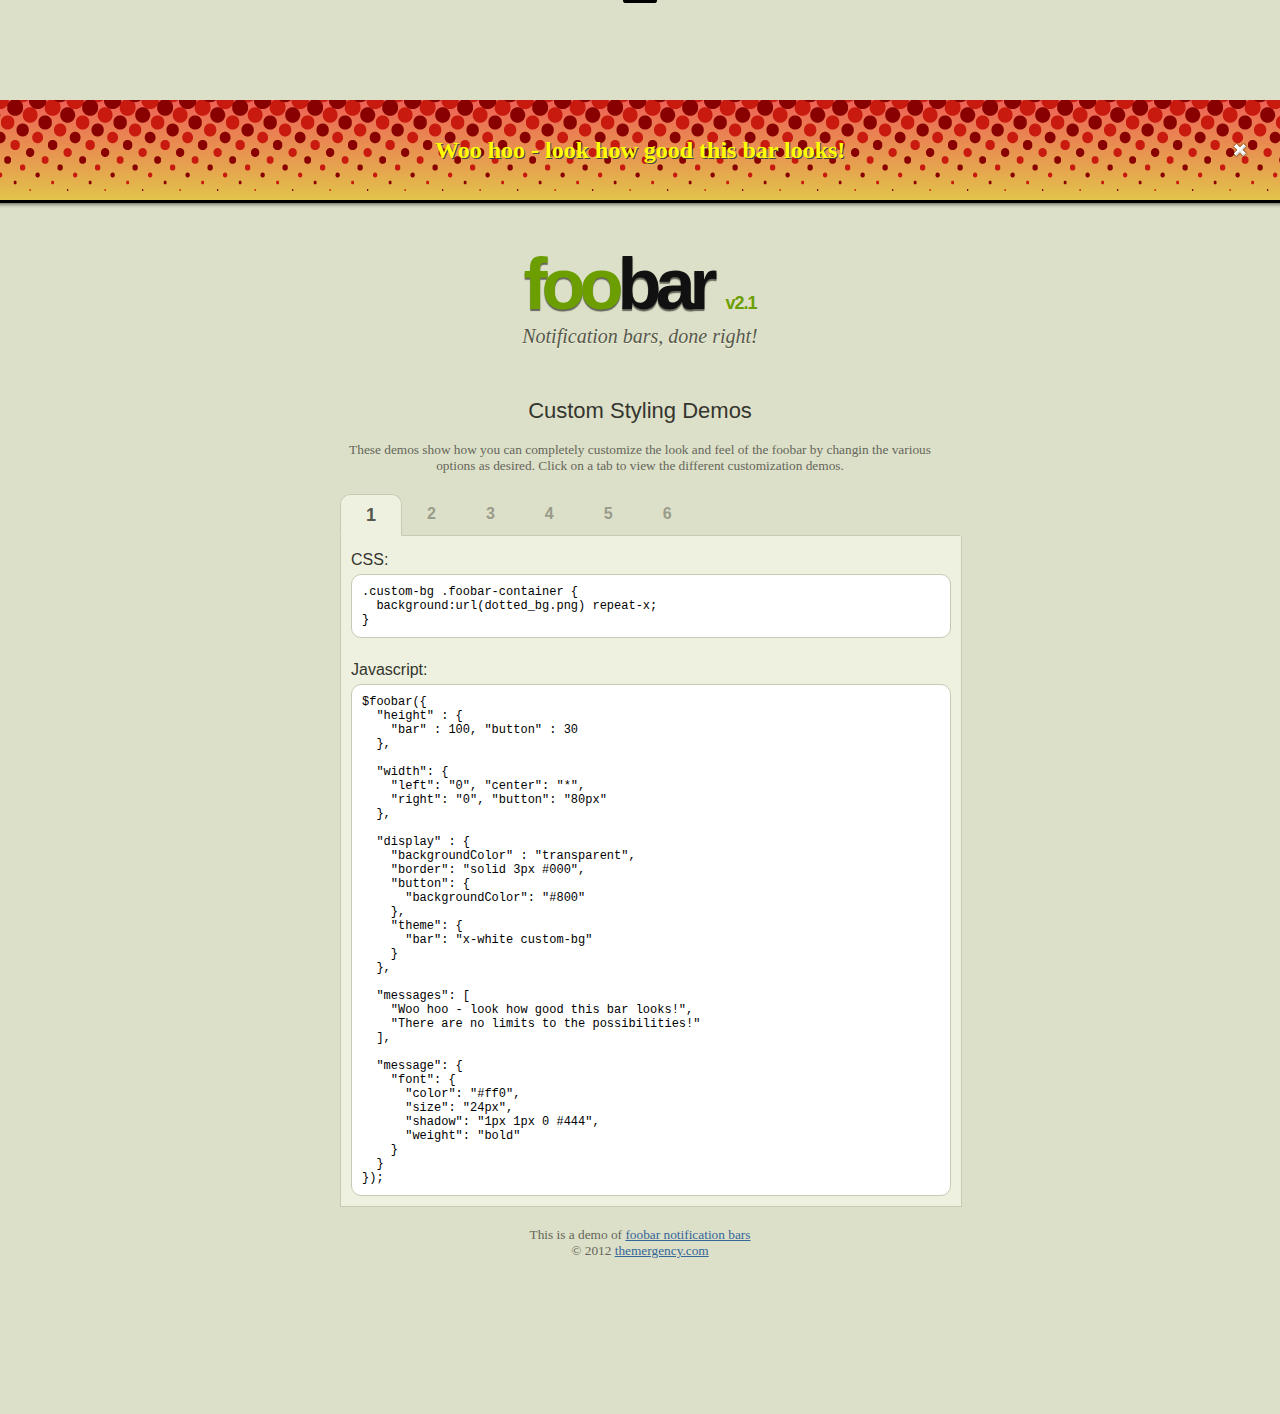
<file: demos/custom.htm>
﻿<!DOCTYPE html>
<html>
<head>
	<meta http-equiv="Content-type" content="text/html; charset=utf-8" />
	<title>foobar - Notification bars, done right!</title>

	<link type="text/css" href="../css/demo.css" media="all" rel="stylesheet" />
	<link type="text/css" href="../foobar/jquery.foobar.2.1.css" rel="Stylesheet" />
  <style type="text/css">
    /* demo 1 */
    .custom-bg .foobar-container {
      background:url(dotted_bg.png) repeat-x;
    }
    
    /* demo 2 */
    .bottom h1 {
      font:bold 34pt arial;
      color:#9cf;
      margin:0;
      text-shadow:#64665b 0px 2px 1px;
    }

    .bottom p {
      color:#56584e;
      font-size:20px;
      font-style:italic;
      text-shadow:#f0f3d8 0px 1px 1px;
    }
    
    /* demo 4 */
    .buttons_loading { display:block; width:135px; height:15px; background:url(throbber.gif) no-repeat center center; }
    ul.socialbuttons { height: 32px; padding: 0 !important; margin:0 !important; }
    ul.socialbuttons li { padding:6px !important; float: left; list-style: none !important; }    

    /* demo 5 */
    ul.socialbuttonsbig { padding: 0 !important; margin:0 !important; }
    ul.socialbuttonsbig li { padding:6px !important; float: left; list-style: none !important; }    
    #social_target2 { margin:auto 0; width:200px }
    .social-big-demo .foobar-container-left { background:url(social_big.png) no-repeat center center; }

    /* demo 6 */
    .subscribe-demo .foobar-container-center { background:url(subscribe.png) no-repeat left center; height:100px;}
    #subscribeform { padding-left:320px; }
    #subscribeform span { position: relative; display: block; float: left; }
    #subscribeform label { position: absolute; top: 0; left: 0; font-size: 15px; padding-left: 5px; 
      line-height: 35px; color: #666; cursor:text; }    
    .subscribeInput { border: 1px solid #E5E5E5; font-size: 15px; height:30px; padding-left: 5px;
      margin-right:10px; outline: none; width: 150px; color:#000; float:left;
      -webkit-border-radius: 3px; -moz-border-radius: 3px; border-radius: 3px; }
    .subscribeSubmit { width:120px; height:34px; border:0px; background:#f44; display:inline-table;
      color:#fff; cursor:pointer; font-size:14px; position:relative; text-shadow:0 2px 2px rgba(0, 0, 0, .4);
      font-weight:bold; -webkit-border-radius: 3px; -moz-border-radius: 3px; border-radius: 3px; }

    </style>

  <script type="text/javascript" src="../scripts/jquery-1.7.1.min.js"></script>
  <script type="text/javascript" src="../scripts/jquery.infieldlabel.min.js"></script>
  <script type="text/javascript" src="../foobar/jquery.foobar.2.1.js"></script>  
  <script type="text/javascript">
    function showDemo1() {
      $foobar({
        "height" : {
          "bar" : 100, "button" : 30
        },
    
        "width": {
          "left": "0", "center": "*",
          "right": "0", "button": "80px"
        },
   
        "display" : {
          "button": { "type": "toggle" },
          "backgroundColor" : "transparent",
          "border": "solid 3px #000",
          "button": {
            "backgroundColor": "#800"
          },
          "theme": {
            "bar": "x-white custom-bg"
          }
        },
    
        "messages": [
          "Woo hoo - look how good this bar looks!",
          "There are no limits to the possibilities!"
        ],
    
        "message": {
          "font": {
            "color": "#ff0",
            "size": "24px",
            "shadow": "1px 1px 0 #444",
            "weight": "bold"
          }
        }
      });    
    }
  
    function showDemo2() {
      $foobar({
        "height" : {
          "bar" : 120, "button" : 30
        },
        
        "width": {
          "left": "0", "center": "*",
          "right": "0", "button": "80px"
        },

        "position": {
          "bar": "bottom"
        },    
        
        "display" : {
          "button": { "type": "toggle" },
          "type" : "delayed",
          "delay" : 500,
          "speed": 100,
          "backgroundColor" : "#ffe9b0"
        },
        
        "messages": [
          "<div class='bottom'><h1>Purchase Now!</h1><p>WOW - this is at the bottom!</p></div>",
          "<div class='bottom'><p>The foobar now works at the bottom. The foobar is awesome!</p></div>"
        ],
        
        "message": {
          "delay": 2000,
          "fadeDelay": 500,
          "navigation": true
        }
      });    
    }
  
    function showDemo3() {
      $foobar({
        "height" : {
          "bar" : 50
        },
        
        "width": {
          "left": "0", "center": "*",
          "right": "0", "button": "80px"
        },

        "display" : {
          "button": { "type": "close" },
          "backgroundColor" : "#888",
          "theme": {
            "bar": "x-white"
          }
        },
        
        "messages": [
          "<img width='917' height='50' src='demo-banner.png' title='some ridiculous offer' />"
        ]
      });
    }
    
    function showDemo4() {
      $foobar({
        "height" : {
          "bar" : 32
        },      
      
        "width": {
          "left": "340px", "center": "*",
          "right": "340px", "button": "80px"
        },

        "display" : {
          "button": { "type": "toggle" },
          "backgroundColor" : "#369",
          "theme": {
            "bar": "x-white"
          }
        },
        
        "leftHtml" : "<div class='buttons_loading' id='social_target'></div>",
        
        "messages": [
          "Spread the love", "Share this post with your friends"
        ]
      });
      
      initDemo4Buttons();
    }
    
    function initDemo4Buttons() {
      var url = 'http://themergency.com/foobar/index.htm';

      //replace this with your facebook app ID
      var facebook_app_id = '125102657580278';
      
      var $target = $("#social_target");
      
      if ($target.hasClass("buttons_loading")) {
        var $ul = $('<ul class="socialbuttons"></ul>');
        
        $target.append($ul);
        
        //add facebook HTML
        var $facebook_li = $('<li/>').hide()
          .append('<iframe src="http://www.facebook.com/plugins/like.php?app_id='+facebook_app_id+'&amp;href='+encodeURIComponent(url)+'&amp;send=false&amp;layout=button_count&amp;width=90&amp;show_faces=false&amp;action=like&amp;colorscheme=light&amp;font&amp;height=21" scrolling="no" frameborder="0" style="border:none; overflow:hidden; width:90px; height:21px;" allowTransparency="true"></iframe>')
          .appendTo($ul);
        
        var tweet = 'foobar #jQuery plugin - Notification bars, done right!';
        var twitter = 'themergency';

        //add tweet HTML
        var $twitter_li = $('<li/>')
          .hide()
          .append('<a href="http://twitter.com/share" class="twitter-share-button" data-url="'+url+'" data-text="'+tweet+'" data-count="horizontal" data-via="'+twitter+'">Tweet</a>')
          .appendTo($ul);
      
        //add google+1 HTML
        var $google_li = $('<li/>')
          .hide()
          .append('<g:plusone size="medium" href="'+url+'" count="true"></g:plusone>')
          .appendTo($ul);
       
        //load twitter script
        $.getScript('http://platform.twitter.com/widgets.js', function() {
          
          // Load Google Plus script
          $.getScript('https://apis.google.com/js/plusone.js', function() {
            $target.removeClass("buttons_loading");
            $facebook_li.show();
            $google_li.show();
            $twitter_li.show(); //show it
          });          
        });

      }
    }

    function showDemo5() {
      $foobar({
        "height" : {
          "bar" : 75
        },      
      
        "width": {
          "left": "*", "center": "300px",
          "right": "*", "button": "80px"
        },

        "display" : {
          "button": { "type": "toggle" },
          "backgroundColor" : "#369",
          "theme": {
            "bar": "x-white social-big-demo"
          }
        },
        
        "messages" : ["<div class='buttons_loading' id='social_target2'></div>"]
      });
      
      initDemo5Buttons();
    }        

    function initDemo5Buttons() {
      var url = 'http://themergency.com/foobar/index.htm';

      //replace this with your facebook app ID
      var facebook_app_id = '125102657580278';
      
      var $target = $("#social_target2");
      
      if ($target.hasClass("buttons_loading")) {
        var $ul = $('<ul class="socialbuttonsbig"></ul>');
        
        $target.append($ul);
        
        //add facebook HTML
        var $facebook_li = $('<li/>').hide()
          .append('<iframe src="http://www.facebook.com/plugins/like.php?app_id='+facebook_app_id+'&amp;href='+encodeURIComponent(url)+'&amp;send=false&amp;layout=box_count&amp;width=45&amp;show_faces=false&amp;action=like&amp;colorscheme=light&amp;font&amp;height=64" scrolling="no" frameborder="0" style="border:none; overflow:hidden; width:45px; height:64px;" allowTransparency="true"></iframe>')
          .appendTo($ul);
        
        var tweet = 'foobar #jQuery plugin - Notification bars, done right!';
        var twitter = 'themergency';

        //add tweet HTML
        var $twitter_li = $('<li/>')
          .hide()
          .append('<a href="http://twitter.com/share" class="twitter-share-button" data-url="'+url+'" data-text="'+tweet+'" data-count="vertical" data-via="'+twitter+'">Tweet</a>')
          .appendTo($ul);
          
        //add google+1 HTML
        var $google_li = $('<li/>')
          .hide()
          .append('<g:plusone size="tall" href="'+url+'" count="true"></g:plusone>')
          .appendTo($ul);
       
        //load twitter script
        $.getScript('http://platform.twitter.com/widgets.js', function() {
          
          // Load Google Plus script
          $.getScript('https://apis.google.com/js/plusone.js', function() {
            
            $target.removeClass("buttons_loading");
            $facebook_li.show();
            $google_li.show();
            $twitter_li.show(); //show it

            });          
        });
      }
    }    
  
    function showDemo6() {
    
      var html = "<div id='subscribeform'><span><label for='name'>Name</label>";
      html += "<input id='name' class='subscribeInput' type='text' name='name' value=''></span>";
      html += "<span><label for='email'>Email</label>";
      html += "<input id='email' class='subscribeInput' type='text' name='email' value=''></span>";
      html += "<input class='subscribeSubmit' type='submit' value='Sign Me Up!'></div>";
      
      $foobar({
        "height" : {
          "bar" : 100
        },      
      
        "width": {
          "left": "*", "center": "900px",
          "right": "*", "button": "80px"
        },

        "display" : {
          "button": { "type": "toggle" },
          "backgroundColor" : "#320070",
          "theme": {
            "bar": "x-white subscribe-demo"
          }
        },
        
        "messages" : [ html ],
        
        "events": {
          "postRender" : function(settings) {
            $('#subscribeform label').inFieldLabels();
          }
        }
      });
    }    
    
    $(function(){
      /* Small bit of JS to enable the tabs */
      $('.tab').click(function(e) {
        e.preventDefault();
        $('.tab').removeClass('selected');
        var tab = $(this).addClass('selected').attr('href');
        var tabNo = $(this).text();
        $('.tab-content').hide();
        $(tab).show();
        $foobar('destroy');
        eval('showDemo'+tabNo+'();');
      });
      var selected = $('.tab.selected').attr('href');
      $(selected).show();
    
      showDemo1();
      
      $(".expandable").hover(
        function() {
          $(this).stop().animate({"marginRight" : "-250px"});
        },
        function() {
          $(this).stop().animate({"marginRight" : "0"});
        }
      );      
    });  
 </script>
  <script type="text/javascript">//<![CDATA[
    // Google Analytics for WordPress by Yoast v4.1.1 | http://yoast.com/wordpress/google-analytics/
    var _gaq = _gaq || [];
    _gaq.push(['_setAccount','UA-258761-17']);
    _gaq.push(['_trackPageview'],['_trackPageLoadTime']);
    (function() {
      var ga = document.createElement('script'); ga.type = 'text/javascript'; ga.async = true;
      ga.src = ('https:' == document.location.protocol ? 'https://ssl' : 'http://www') + '.google-analytics.com/ga.js';
      var s = document.getElementsByTagName('script')[0]; s.parentNode.insertBefore(ga, s);
    })();
    //]]></script> 
</head>
<body>
<div id="wrapper">

	<div id="header">
		<h1><span>foo</span>bar <span class="small">v2.1</span></h1>
		<p>Notification bars, done right!</p>
	</div>
	
	<div id="content">
    <h2>Custom Styling Demos</h2>
    <p>These demos show how you can completely customize the look and feel of the foobar by changin the various options as desired. Click on a tab to view the different customization demos.</p>
    <div class="spacer"></div>
    <ul id="tabs">
      <li><a href="#tab_content_1" class="tab selected">1</a></li>
      <li><a href="#tab_content_2" class="tab">2</a></li>
      <li><a href="#tab_content_3" class="tab">3</a></li>
      <li><a href="#tab_content_4" class="tab">4</a></li>
      <li><a href="#tab_content_5" class="tab">5</a></li>
      <li><a href="#tab_content_6" class="tab">6</a></li>
    </ul>
    <div class="spacer"></div>
    <div id="tab_content_1" class="tab-content">
      <h4>CSS:</h4>
      <div class="code">
      <pre>
.custom-bg .foobar-container {
  background:url(dotted_bg.png) repeat-x;
}</pre>
      </div>
      <br />
      <h4>Javascript:</h4>
      <div class="code">
      <pre>
$foobar({
  "height" : {
    "bar" : 100, "button" : 30
  },
  
  "width": {
    "left": "0", "center": "*",
    "right": "0", "button": "80px"
  },
 
  "display" : {
    "backgroundColor" : "transparent",
    "border": "solid 3px #000",
    "button": {
      "backgroundColor": "#800"
    },
    "theme": {
      "bar": "x-white custom-bg"
    }
  },
  
  "messages": [
    "Woo hoo - look how good this bar looks!",
    "There are no limits to the possibilities!"
  ],
  
  "message": {
    "font": {
      "color": "#ff0",
      "size": "24px",
      "shadow": "1px 1px 0 #444",
      "weight": "bold"
    }
  }
});</pre>
      </div>
    </div>
    <div id="tab_content_2" class="tab-content">
      
      <h4>CSS:</h4>
      <div class="code">
      <pre>
.bottom h1 {
	font:bold 34pt arial;
	color:#9cf;
	margin:0;
	text-shadow:#64665b 0px 2px 1px;
}

.bottom p {
	color:#56584e;
	font-size:20px;
  font-style:italic;
	text-shadow:#f0f3d8 0px 1px 1px;
}</pre>
      </div>
      <br />
      <h4>Javascript:</h4>
      <div class="code">
      <pre>
  $foobar({
    "height" : {
      "bar" : 120, "button" : 30
    },
    
    "width": {
      "left": "0", "center": "*",
      "right": "0", "button": "80px"
    },

    "position": {
      "bar": "bottom"
    },    
    
    "display" : {
      "type" : "delayed",
      "delay" : 1000,
      "speed": 100,
      "backgroundColor" : "#ffe9b0"
    },
    
    "messages": [
      "&lt;div class=&#39;bottom&#39;&gt;&lt;h1&gt;Purchase Now!&lt;/h1&gt;&lt;p&gt;WOW - this is at the bottom!&lt;/p&gt;&lt;/div&gt;",
      "&lt;div class=&#39;bottom&#39;&gt;&lt;p&gt;The foobar now works at the bottom. The foobar is awesome!&lt;/p&gt;&lt;/div&gt;"
    ],
    
    "message": {
      "delay": 2000,
      "fadeDelay": 500,
      "navigation": true
    }
  });</pre>
      </div>
    </div>
    <div id="tab_content_3" class="tab-content">
      <p><strong>PLEASE NOTE :</strong> when you close this foobar, it closes completely and does not show the expand button.
      This is done by setting the display.button.type option to "close". To show the foobar again, click the current tab.</p>
      <p><strong>HINT :</strong> You can also set the foobar to 'remember' state by setting the cookie options, so if a visitor closes the foobar, it stay's closed.</p>
      <h4>Javascript:</h4>
      <div class="code">
      <pre>
$foobar({
  "height" : {
    "bar" : 50, "button" : 30
  },
  
  "width": {
    "left": "0", "center": "*",
    "right": "0", "button": "80px"
  },

  "display" : {
    "button": { "type": "close" },
    "backgroundColor" : "#888",
    "theme": {
      "bar": "x-white"
    }
  },
  
  "messages": [
    "&lt;img width=&#39;917&#39; height=&#39;50&#39; src=&#39;demo-banner.png&#39; title=&#39;some ridiculous offer&#39; /&gt;"
  ]
});</pre>
      </div>
    </div>
    <div id="tab_content_4" class="tab-content">
      <p>This demo loads your social buttons into the foobar. The script to load the buttons is listed below the foobar initialization code.</p>
      <h4>CSS:</h4>
      <div class="code expandable">
      <pre>
.buttons_loading { display:block; width:117px; height:32px; background:url(throbber.gif) no-repeat center center; }
ul.socialbuttons { height: 32px; padding: 0 !important; margin:0 !important; }
ul.socialbuttons li { padding:6px !important; float: left; list-style: none !important; }</pre>
      </div>
      <br />
      <h4>Javascript:</h4>
      <div class="code expandable">
      <pre>
$foobar({
  "height" : {
    "bar" : 32
  },      

  "width": {
    "left": "500px", "center": "*",
    "right": "0", "button": "80px"
  },

  "display" : {
    "button": { "type": "toggle" },
    "backgroundColor" : "#369",
    "theme": {
      "bar": "x-white"
    }
  },
  
  "leftHtml" : "&lt;div class=&#39;buttons_loading&#39; id=&#39;social_target&#39;&gt;&lt;/div&gt;",
  
  "messages": [
    "Spread the love", "Share this post with your friends"
  ]
});

initDemo4Buttons();

function initDemo4Buttons() {
  var url = window.location;

  //replace this with your facebook app ID
  var facebook_app_id = &#39;125102657580278&#39;;
  
  var $target = $(&quot;#social_target&quot;);
  
  if ($target.hasClass(&quot;buttons_loading&quot;)) {
    var $ul = $(&#39;&lt;ul class=&quot;socialbuttons&quot;&gt;&lt;/ul&gt;&#39;);
    
    $target.append($ul);
    
    //add facebook HTML
    var $facebook_li = $(&#39;&lt;li/&gt;&#39;).hide()
      .append(&#39;&lt;iframe src=&quot;http://www.facebook.com/plugins/like.php?app_id=&#39;+facebook_app_id+&#39;&amp;amp;href=&#39;+encodeURIComponent(url)+&#39;&amp;amp;send=false&amp;amp;layout=button_count&amp;amp;width=90&amp;amp;show_faces=false&amp;amp;action=like&amp;amp;colorscheme=light&amp;amp;font&amp;amp;height=21&quot; scrolling=&quot;no&quot; frameborder=&quot;0&quot; style=&quot;border:none; overflow:hidden; width:90px; height:21px;&quot; allowTransparency=&quot;true&quot;&gt;&lt;/iframe&gt;&#39;)
      .appendTo($ul);
    
    var tweet = &#39;FooBar - the unobtrusive jQuery notification bar that doesnt suck&#39;;
    var twitter = &#39;themergency&#39;;

    //add tweet HTML
    var $twitter_li = $(&#39;&lt;li/&gt;&#39;)
      .hide()
      .append(&#39;&lt;a href=&quot;http://twitter.com/share&quot; class=&quot;twitter-share-button&quot; data-url=&quot;&#39;+url+&#39;&quot; data-text=&quot;&#39;+tweet+&#39;&quot; data-count=&quot;horizontal&quot; data-via=&quot;&#39;+twitter+&#39;&quot;&gt;Tweet&lt;/a&gt;&#39;)
      .appendTo($ul);
  
    //add google+1 HTML
    var $google_li = $(&#39;&lt;li/&gt;&#39;)
      .hide()
      .append(&#39;&lt;g:plusone size=&quot;medium&quot; href=&quot;&#39;+url+&#39;&quot; count=&quot;true&quot;&gt;&lt;/g:plusone&gt;&#39;)
      .appendTo($ul);
   
    var $stumble_li = $(&#39;&lt;li/&gt;&#39;)
      .hide()
      .append(&#39;&lt;div id=&quot;socialprogress-su&quot;&gt;&lt;/div&gt;&#39;)
      .appendTo($ul);
    
    var $linked_li = $(&#39;&lt;li/&gt;&#39;)
      .hide()
      .append(&#39;&lt;scr&#39;+&#39;ipt type=&quot;in/share&quot; data-url=&quot;&#39;+url+&#39;&quot; data-counter=&quot;right&quot;&gt;&lt;/scr&#39;+&#39;ipt&gt;&#39;)
      .appendTo($ul);

    //load twitter script
    $.getScript(&#39;http://platform.twitter.com/widgets.js&#39;, function() {
      
      // Load Google Plus script
      $.getScript(&#39;https://apis.google.com/js/plusone.js&#39;, function() {
        
        // Load StumbleUpon script
        $.getScript(&#39;http://www.stumbleupon.com/hostedbadge.php?s=2&amp;r=&#39;+url+&#39;&amp;a=1&amp;d=socialprogress-su&#39;, function() {
          
          // Load LinkedIn script
          $.getScript(&#39;http://platform.linkedin.com/in.js&#39;, function() {
            
            $target.removeClass(&quot;buttons_loading&quot;);
            $facebook_li.show();
            $linked_li.show();
            $stumble_li.show();
            $google_li.show();
            $twitter_li.show(); //show it
          });
        });
      });          
    });
  }
}      
</pre>
      </div>
    </div> 
    <div id="tab_content_5" class="tab-content">
      <p>This demo is similar to demo 4, but these social icons are big. Again the code to include the social buttons is below the foobar code.</p>
      <h4>CSS:</h4>
      <div class="code expandable">
      <pre>
ul.socialbuttonsbig { padding: 0 !important; margin:0 !important; }
ul.socialbuttonsbig li { padding:6px !important; float: left; list-style: none !important; }    
#social_target2 { margin:auto 0; width:200px }
.social-big-demo .foobar-container-left { background:url(social_big.png) no-repeat center center; }</pre>
      </div>
      <br />
      <h4>Javascript:</h4>
      <div class="code expandable">
      <pre>
$foobar({
  "height" : {
    "bar" : 75
  },      

  "width": {
    "left": "*", "center": "350px",
    "right": "*", "button": "80px"
  },

  "display" : {
    "button": { "type": "toggle" },
    "backgroundColor" : "#369",
    "theme": {
      "bar": "x-white social-big-demo"
    }
  },
  
  "messages" : ["&lt;div class=&#39;buttons_loading&#39; id=&#39;social_target2&#39;&gt;&lt;/div&gt;"]
});

initDemo5Buttons();

function initDemo5Buttons() {
  var url = window.location;

  //replace this with your facebook app ID
  var facebook_app_id = &#39;125102657580278&#39;;
  
  var $target = $(&quot;#social_target2&quot;);
  
  if ($target.hasClass(&quot;buttons_loading&quot;)) {
    var $ul = $(&#39;&lt;ul class=&quot;socialbuttonsbig&quot;&gt;&lt;/ul&gt;&#39;);
    
    $target.append($ul);
    
    //add facebook HTML
    var $facebook_li = $(&#39;&lt;li/&gt;&#39;).hide()
      .append(&#39;&lt;iframe src=&quot;http://www.facebook.com/plugins/like.php?app_id=&#39;+facebook_app_id+&#39;&amp;amp;href=&#39;+encodeURIComponent(url)+&#39;&amp;amp;send=false&amp;amp;layout=box_count&amp;amp;width=45&amp;amp;show_faces=false&amp;amp;action=like&amp;amp;colorscheme=light&amp;amp;font&amp;amp;height=64&quot; scrolling=&quot;no&quot; frameborder=&quot;0&quot; style=&quot;border:none; overflow:hidden; width:45px; height:64px;&quot; allowTransparency=&quot;true&quot;&gt;&lt;/iframe&gt;&#39;)
      .appendTo($ul);
    
    var tweet = &#39;FooBar - the unobtrusive jQuery notification bar that doesnt suck&#39;;
    var twitter = &#39;themergency&#39;;

    //add tweet HTML
    var $twitter_li = $(&#39;&lt;li/&gt;&#39;)
      .hide()
      .append(&#39;&lt;a href=&quot;http://twitter.com/share&quot; class=&quot;twitter-share-button&quot; data-url=&quot;&#39;+url+&#39;&quot; data-text=&quot;&#39;+tweet+&#39;&quot; data-count=&quot;vertical&quot; data-via=&quot;&#39;+twitter+&#39;&quot;&gt;Tweet&lt;/a&gt;&#39;)
      .appendTo($ul);
      
    //add linked-in HTML
    var $linked_li = $(&#39;&lt;li/&gt;&#39;)
      .hide()
      .append(&#39;&lt;scr&#39;+&#39;ipt type=&quot;in/share&quot; data-url=&quot;&#39;+url+&#39;&quot; data-counter=&quot;top&quot;&gt;&lt;/scr&#39;+&#39;ipt&gt;&#39;)
      .appendTo($ul);          
  
    //add google+1 HTML
    var $google_li = $(&#39;&lt;li/&gt;&#39;)
      .hide()
      .append(&#39;&lt;g:plusone size=&quot;tall&quot; href=&quot;&#39;+url+&#39;&quot; count=&quot;true&quot;&gt;&lt;/g:plusone&gt;&#39;)
      .appendTo($ul);
   
    //add stumble upon HTML
    var $stumble_li = $(&#39;&lt;li/&gt;&#39;)
      .hide()
      .append(&#39;&lt;div id=&quot;socialprogressbig-su&quot;&gt;&lt;/div&gt;&#39;)
      .appendTo($ul);

    //load twitter script
    $.getScript(&#39;http://platform.twitter.com/widgets.js&#39;, function() {
      
      // Load Google Plus script
      $.getScript(&#39;https://apis.google.com/js/plusone.js&#39;, function() {
        
        // Load StumbleUpon script
        $.getScript(&#39;http://www.stumbleupon.com/hostedbadge.php?s=5&amp;r=&#39;+url+&#39;&amp;a=1&amp;d=socialprogressbig-su&#39;, function() {
          
          // Load LinkedIn script
          $.getScript(&#39;http://platform.linkedin.com/in.js&#39;, function() {
            
            $target.removeClass(&quot;buttons_loading&quot;);
            $facebook_li.show();
            $linked_li.show();
            $stumble_li.show();
            $google_li.show();
            $twitter_li.show(); //show it
          });
        });
      });          
    });
  }
}</pre>
      </div>
    </div>
    <div id="tab_content_6" class="tab-content">
      <p>This demo shows a newsletter opt-in form in the foobar.</p>
      <h4>CSS:</h4>
      <div class="code expandable">
      <pre>
    .subscribe-demo .foobar-container-center { background:url(subscribe.png) no-repeat left center; height:100px;}
    #subscribeform { padding-left:320px; }
    #subscribeform span { position: relative; display: block; float: left; }
    #subscribeform label { position: absolute; top: 0; left: 0; font-size: 15px; padding-left: 5px; 
      line-height: 35px; color: #666; cursor:text; }    
    .subscribeInput { border: 1px solid #E5E5E5; font-size: 15px; height:30px; padding-left: 5px;
      margin-right:10px; outline: none; width: 150px; color:#000; float:left;
      -webkit-border-radius: 3px; -moz-border-radius: 3px; border-radius: 3px; }
    .subscribeSubmit { width:120px; height:34px; border:0px; background:#f44; display:inline-table;
      color:#fff; cursor:pointer; font-size:14px; position:relative; text-shadow:0 2px 2px rgba(0, 0, 0, .4);
      font-weight:bold; -webkit-border-radius: 3px; -moz-border-radius: 3px; border-radius: 3px; }</pre>
      </div>
      <br />
      <h4>Javascript:</h4>
      <div class="code expandable">
      <pre>
var html = &quot;&lt;div id=&#39;subscribeform&#39;&gt;&lt;span&gt;&lt;label for=&#39;name&#39;&gt;Name&lt;/label&gt;&quot;;
html += &quot;&lt;input id=&#39;name&#39; class=&#39;subscribeInput&#39; type=&#39;text&#39; name=&#39;name&#39; value=&#39;&#39;&gt;&lt;/span&gt;&quot;;
html += &quot;&lt;span&gt;&lt;label for=&#39;email&#39;&gt;Email&lt;/label&gt;&quot;;
html += &quot;&lt;input id=&#39;email&#39; class=&#39;subscribeInput&#39; type=&#39;text&#39; name=&#39;email&#39; value=&#39;&#39;&gt;&lt;/span&gt;&quot;;
html += &quot;&lt;input class=&#39;subscribeSubmit&#39; type=&#39;submit&#39; value=&#39;Sign Me Up!&#39;&gt;&lt;/div&gt;&quot;;

$foobar({
  &quot;height&quot; : {
    &quot;bar&quot; : 100
  },      

  &quot;width&quot;: {
    &quot;left&quot;: &quot;*&quot;, &quot;center&quot;: &quot;900px&quot;,
    &quot;right&quot;: &quot;*&quot;, &quot;button&quot;: &quot;80px&quot;
  },

  &quot;display&quot; : {
    &quot;button&quot;: { &quot;type&quot;: &quot;toggle&quot; },
    &quot;backgroundColor&quot; : &quot;#320070&quot;,
    &quot;theme&quot;: {
      &quot;bar&quot;: &quot;x-white subscribe-demo&quot;
    }
  },
  
  &quot;messages&quot; : [ html ],
  
  &quot;events&quot;: {
    &quot;postRender&quot; : function(settings) {
      $(&#39;#subscribeform label&#39;).inFieldLabels();
    }
  }
});</pre>
      </div>
    </div>    
    <div id="tab_content_7" class="tab-content">
      <h4>CSS:</h4>
      <div class="code">
      <pre>
</pre>
      </div>
      <br />
      <h4>Javascript:</h4>
      <div class="code">
      <pre>
</pre>
      </div>
    </div>    
  </div>
  <div id="footer">  
    <p>This is a demo of <a href="http://getfoobar.com">foobar notification bars</a><br />&copy; 2012 <a href="http://themergency.com">themergency.com</a></p>
  </div>
</div>
</body>
</html>
</file>
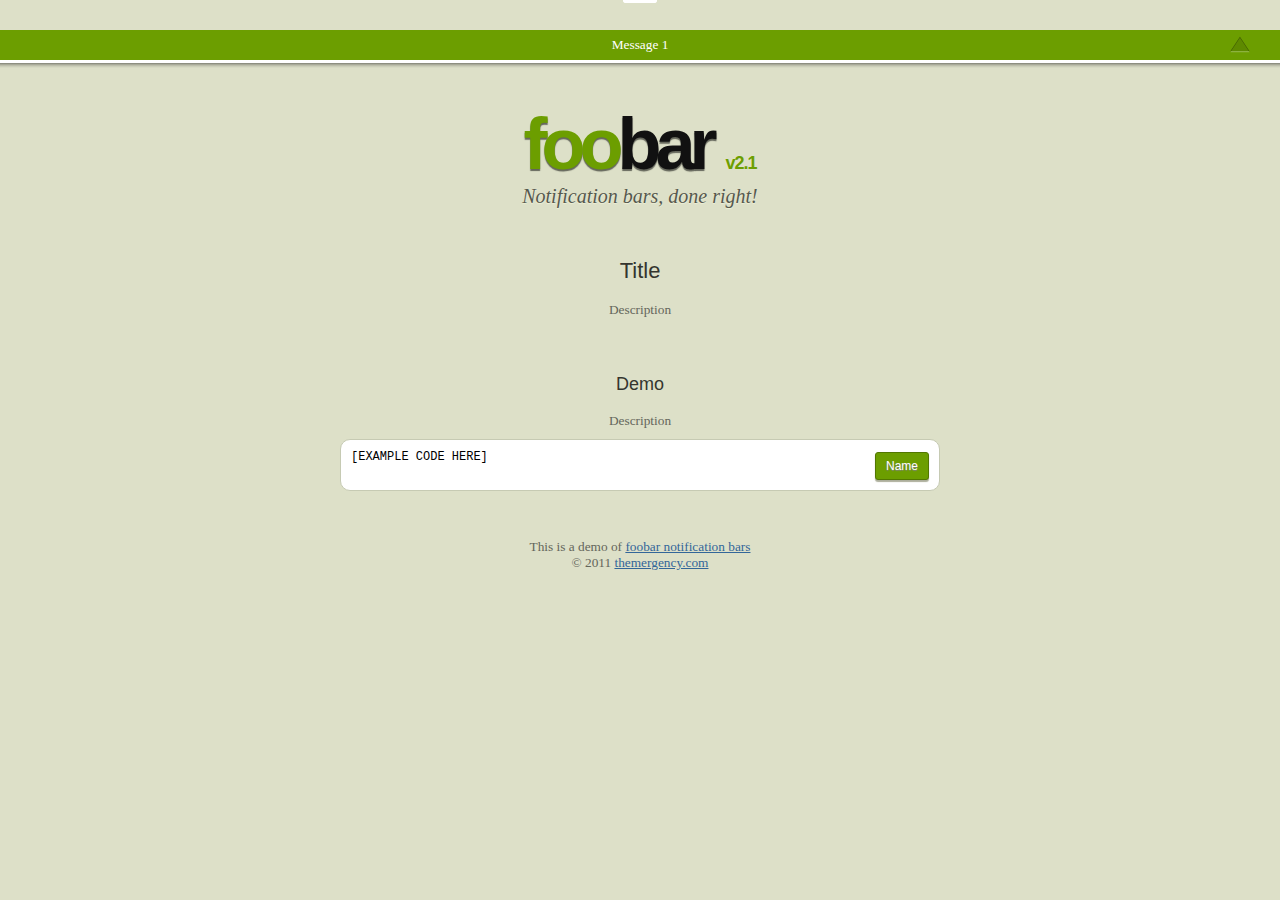
<file: demos/demo_template.htm>
﻿<!DOCTYPE html PUBLIC "-//W3C//DTD XHTML 1.0 Transitional//EN" "http://www.w3.org/TR/xhtml1/DTD/xhtml1-transitional.dtd">

<html xmlns="http://www.w3.org/1999/xhtml">
<head>
	<meta http-equiv="Content-type" content="text/html; charset=utf-8" />
  <title>foobar - </title>
	<link type="text/css" href="../css/demo.css" media="all" rel="stylesheet" />
	<link type="text/css" href="../foobar/jquery.foobar.2.1.css" rel="Stylesheet" />
  <script type="text/javascript" src="../scripts/jquery-1.7.1.min.js"></script>
  <script type="text/javascript" src="../foobar/jquery.foobar.2.1.js"></script>
  <script type="text/javascript">
    $(function() {
      $foobar({
        "messages": ["Message 1", "Message 2", "Message 3", "Message 4", "Message 5"]
      });
    });
  </script>
  <script type="text/javascript">//<![CDATA[
    // Google Analytics for WordPress by Yoast v4.1.1 | http://yoast.com/wordpress/google-analytics/
    var _gaq = _gaq || [];
    _gaq.push(['_setAccount','UA-258761-17']);
    _gaq.push(['_trackPageview'],['_trackPageLoadTime']);
    (function() {
      var ga = document.createElement('script'); ga.type = 'text/javascript'; ga.async = true;
      ga.src = ('https:' == document.location.protocol ? 'https://ssl' : 'http://www') + '.google-analytics.com/ga.js';
      var s = document.getElementsByTagName('script')[0]; s.parentNode.insertBefore(ga, s);
    })();
    //]]></script> 
</head>
<body>
<div id="wrapper">
	<div id="header">
		<h1><span>foo</span>bar <span class="small">v2.1</span></h1>
		<p>Notification bars, done right!</p>
	</div>
	
	<div id="content">
    <h2>Title</h2>
    <p>Description</p>
	  <br />
    
	  <h3 id="?">Demo</h3>
	  <p>Description</p>
    <div class="code">
      <pre>
[EXAMPLE CODE HERE]
</pre>
      <a class="demo-link demo-?" href="#">Name</a>
    </div>
	  <br />

	</div>
  
  <div id="footer">  
    <p>This is a demo of <a href="http://getfoobar.com">foobar notification bars</a><br />&copy; 2011 <a href="http://themergency.com">themergency.com</a></p>
  </div>

</div>
</body>
</html>
</file>
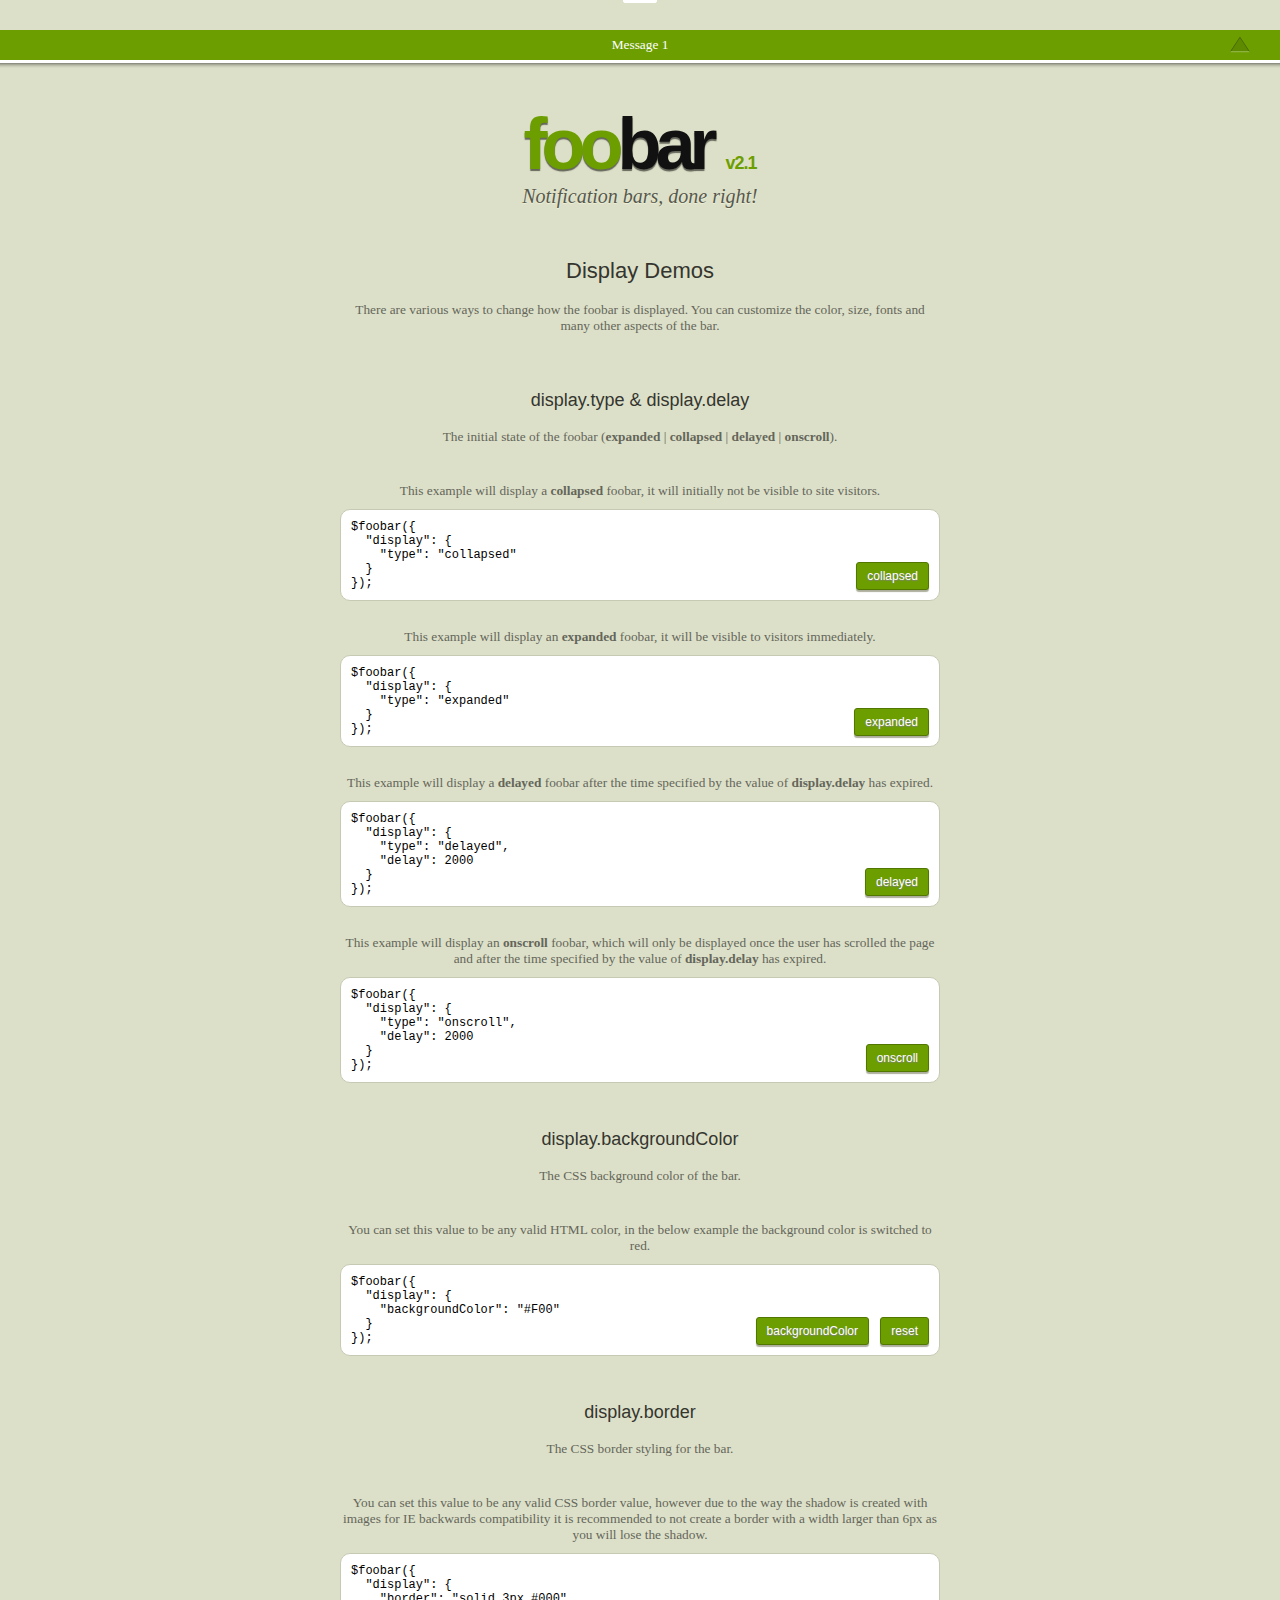
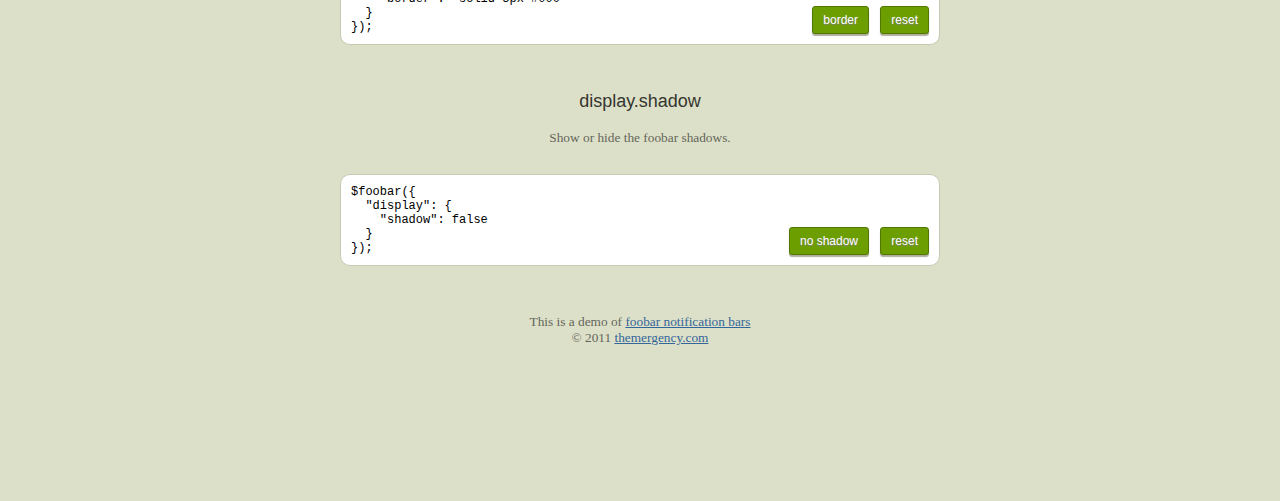
<file: demos/display.htm>
﻿<!DOCTYPE html PUBLIC "-//W3C//DTD XHTML 1.0 Transitional//EN" "http://www.w3.org/TR/xhtml1/DTD/xhtml1-transitional.dtd">

<html xmlns="http://www.w3.org/1999/xhtml">
<head>
	<meta http-equiv="Content-type" content="text/html; charset=utf-8" />
  <title>foobar - display demos</title>
	<link type="text/css" href="../css/demo.css" media="all" rel="stylesheet" />
	<link type="text/css" href="../foobar/jquery.foobar.2.1.css" rel="Stylesheet" />
  <style type="text/css">
    .demo-background-color, .demo-border, .demo-shadow { right: 65px; }
  </style>
  <script type="text/javascript" src="../scripts/jquery-1.7.1.min.js"></script>
  <script type="text/javascript" src="../foobar/jquery.foobar.2.1.js"></script>
  <script type="text/javascript">
    $(function() {
      $foobar({
        "messages": ["Message 1", "Message 2", "Message 3", "Message 4", "Message 5"]
      });

      $(".demo-collapsed").click(function (e) {
        e.preventDefault();
        $foobar("option", "display.type", "collapsed");
      });

      $(".demo-expanded").click(function (e) {
        e.preventDefault();
        $foobar("option", "display.type", "expanded");
      });

      $(".demo-delayed").click(function (e) {
        e.preventDefault();
        $foobar("option", {
          "display": {
            "type": "delayed",
            "delay": 2000
          }
        });
      });

      $(".demo-onscroll").click(function (e) {
        e.preventDefault();
        $foobar("option", {
          "display": {
            "type": "onscroll",
            "delay": 2000
          }
        });
      });

      $(".demo-background-color").click(function(e) {
        e.preventDefault();
        $foobar("option", {
          "display": {
            "backgroundColor": "#F00"
          }
        });
      });

      $(".demo-background-color-reset").click(function(e) {
        e.preventDefault();
        $foobar("option", {
          "display": {
            "backgroundColor": "#6c9e00"
          }
        });
      });

      $(".demo-border").click(function(e) {
        e.preventDefault();
        $foobar("option", {
          "display": {
            "border": "solid 3px #000"
          }
        });
      });

      $(".demo-border-reset").click(function(e) {
        e.preventDefault();
        $foobar("option", {
          "display": {
            "border": "solid 3px #FFF"
          }
        });
      });

      $(".demo-shadow").click(function(e) {
        e.preventDefault();
        $foobar("option", {
          "display": {
            "shadow": false
          }
        });
      });

      $(".demo-shadow-reset").click(function(e) {
        e.preventDefault();
        $foobar("option", {
          "display": {
            "shadow": true
          }
        });
      });
    });
  </script>
  <script type="text/javascript">//<![CDATA[
    // Google Analytics for WordPress by Yoast v4.1.1 | http://yoast.com/wordpress/google-analytics/
    var _gaq = _gaq || [];
    _gaq.push(['_setAccount','UA-258761-17']);
    _gaq.push(['_trackPageview'],['_trackPageLoadTime']);
    (function() {
      var ga = document.createElement('script'); ga.type = 'text/javascript'; ga.async = true;
      ga.src = ('https:' == document.location.protocol ? 'https://ssl' : 'http://www') + '.google-analytics.com/ga.js';
      var s = document.getElementsByTagName('script')[0]; s.parentNode.insertBefore(ga, s);
    })();
    //]]></script> 
</head>
<body>
<div id="wrapper">
	<div id="header">
		<h1><span>foo</span>bar <span class="small">v2.1</span></h1>
		<p>Notification bars, done right!</p>
	</div>
	
	<div id="content">
    <h2>Display Demos</h2>
    <p>There are various ways to change how the foobar is displayed. You can customize the color, size, fonts and many other aspects of the bar.</p>
	  <br />
    
	  <h3 id="display_type">display.type & display.delay</h3>
	  <p>The initial state of the foobar (<strong>expanded</strong> | <strong>collapsed</strong> | <strong>delayed</strong> | <strong>onscroll</strong>).</p>
	  <br />
    
	  <p>This example will display a <strong>collapsed</strong> foobar, it will initially not be visible to site visitors.</p>
    <div class="code">
      <pre>
$foobar({
  "display": {
    "type": "collapsed"
  }
});
</pre>
      <a class="demo-link demo-collapsed" href="#">collapsed</a>
    </div>
	  <br />
    
	  <p>This example will display an <strong>expanded</strong> foobar, it will be visible to visitors immediately.</p>
    <div class="code">
      <pre>
$foobar({
  "display": {
    "type": "expanded"
  }
});
</pre>
      <a class="demo-link demo-expanded" href="#">expanded</a>
    </div>
	  <br />
    
	  <p>This example will display a <strong>delayed</strong> foobar after the time specified by the value of <strong>display.delay</strong> has expired.</p>
    <div class="code">
      <pre>
$foobar({
  "display": {
    "type": "delayed",
    "delay": 2000
  }
});
</pre>
      <a class="demo-link demo-delayed" href="#">delayed</a>
    </div>
	  <br />
    
	  <p>This example will display an <strong>onscroll</strong> foobar, which will only be displayed once the user has scrolled the page and after the time specified by the value of <strong>display.delay</strong> has expired.</p>
    <div class="code">
      <pre>
$foobar({
  "display": {
    "type": "onscroll",
    "delay": 2000
  }
});
</pre>
      <a class="demo-link demo-onscroll" href="#">onscroll</a>
    </div>
	  <br />
    
	  <h3 id="display_background_color">display.backgroundColor</h3>
	  <p>The CSS background color of the bar.</p><br />
	  <p>You can set this value to be any valid HTML color, in the below example the background color is switched to red.</p>
    <div class="code">
      <pre>
$foobar({
  "display": {
    "backgroundColor": "#F00"
  }
});
</pre>
      <a class="demo-link demo-background-color" href="#">backgroundColor</a>
      <a class="demo-link demo-background-color-reset" href="#">reset</a>
    </div>
	  <br />
    
	  <h3 id="display_border">display.border</h3>
	  <p>The CSS border styling for the bar.</p><br />
	  <p>You can set this value to be any valid CSS border value, however due to the way the shadow is created with images for IE backwards compatibility it is recommended to not create a border with a width larger than 6px as you will lose the shadow.</p>
    <div class="code">
      <pre>
$foobar({
  "display": {
    "border": "solid 3px #000"
  }
});
</pre>
      <a class="demo-link demo-border" href="#">border</a>
      <a class="demo-link demo-border-reset" href="#">reset</a>
    </div>
	  <br />
    
	  <h3 id="display_shadow">display.shadow</h3>
	  <p>Show or hide the foobar shadows.</p><br />
    <div class="code">
      <pre>
$foobar({
  "display": {
    "shadow": false
  }
});
</pre>
      <a class="demo-link demo-shadow" href="#">no shadow</a>
      <a class="demo-link demo-shadow-reset" href="#">reset</a>
    </div>
	  <br />
    
	</div>
  
  <div id="footer">  
    <p>This is a demo of <a href="http://getfoobar.com">foobar notification bars</a><br />&copy; 2011 <a href="http://themergency.com">themergency.com</a></p>
  </div>

</div>
</body>
</html>
</file>
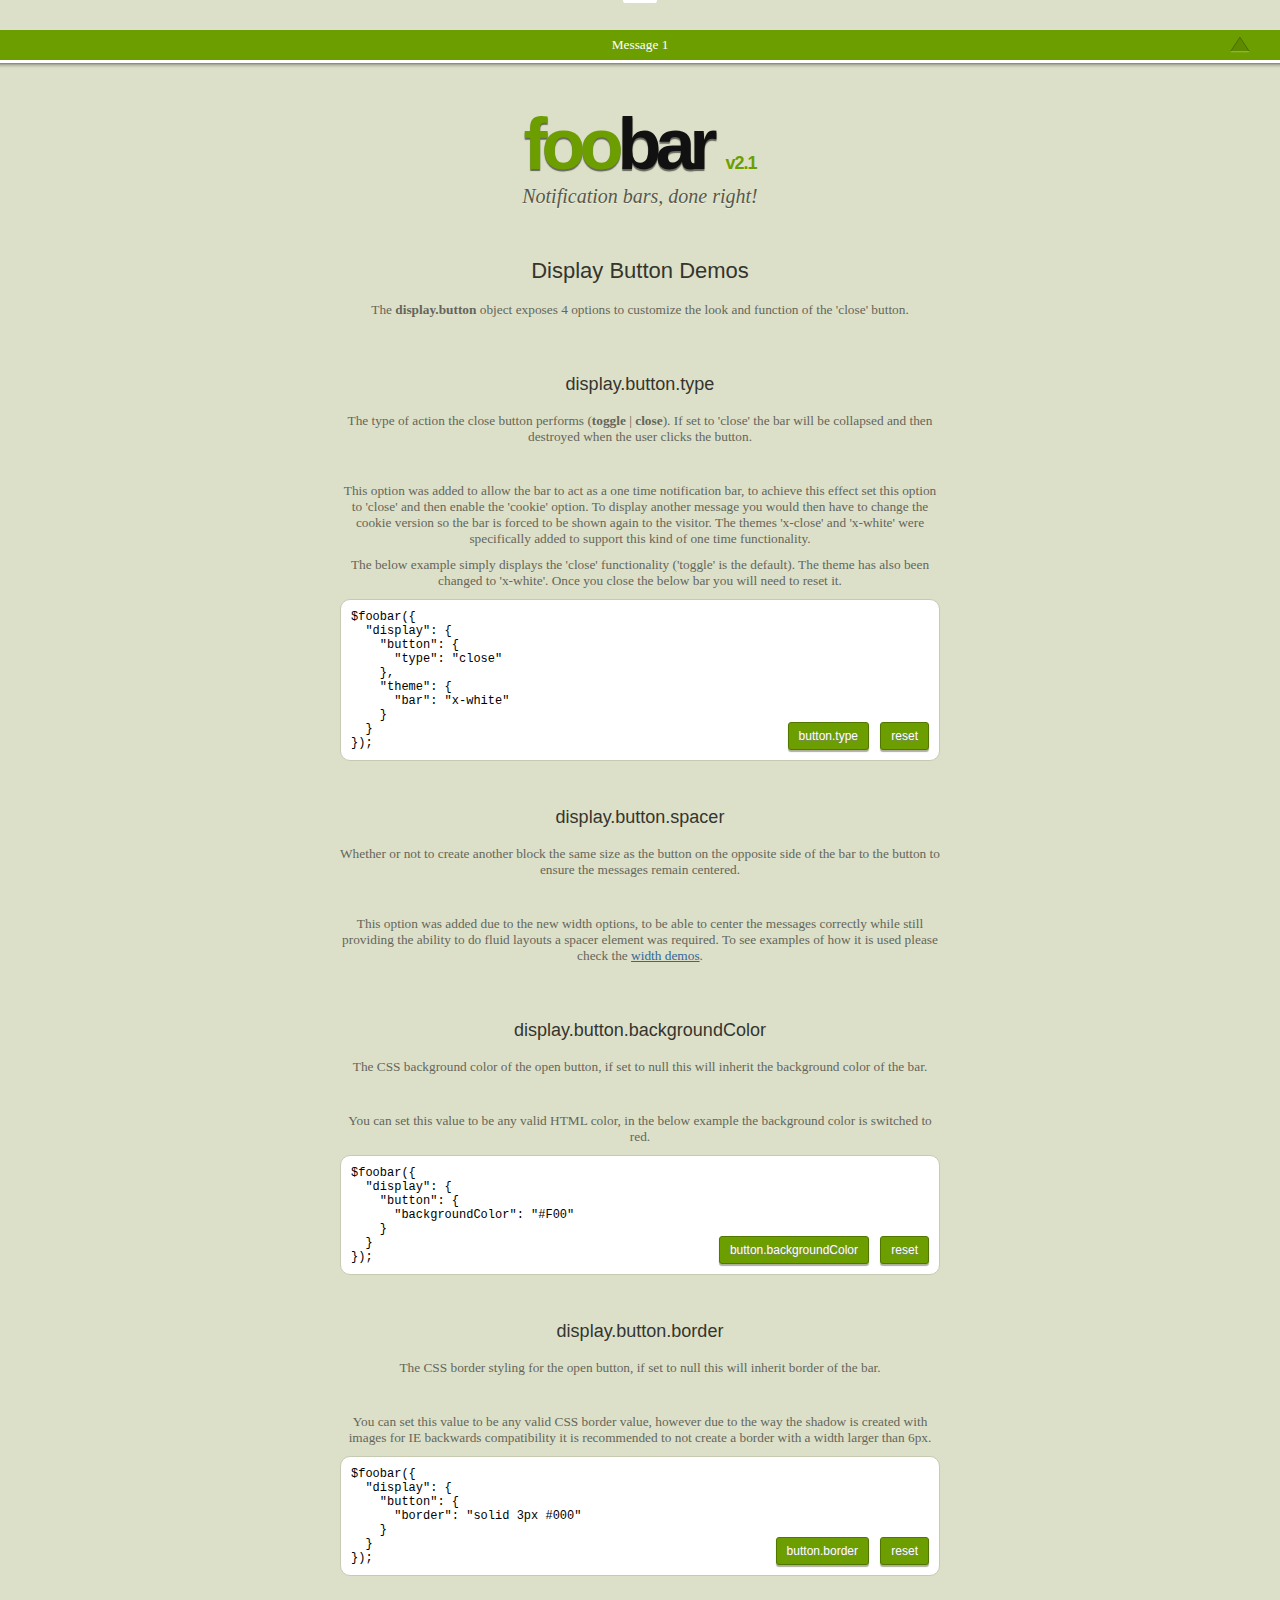
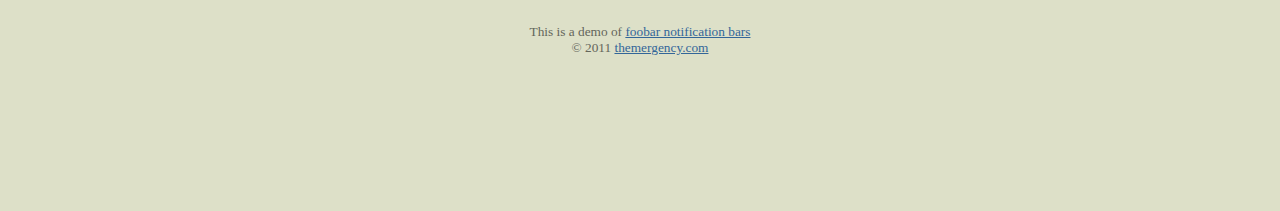
<file: demos/display_button.htm>
﻿<!DOCTYPE html PUBLIC "-//W3C//DTD XHTML 1.0 Transitional//EN" "http://www.w3.org/TR/xhtml1/DTD/xhtml1-transitional.dtd">

<html xmlns="http://www.w3.org/1999/xhtml">
<head>
	<meta http-equiv="Content-type" content="text/html; charset=utf-8" />
  <title>foobar - display.button</title>
	<link type="text/css" href="../css/demo.css" media="all" rel="stylesheet" />
	<link type="text/css" href="../foobar/jquery.foobar.2.1.css" rel="Stylesheet" />
  <style type="text/css">
    .demo-button-type, .demo-button-background-color, .demo-button-border { right: 65px; }
  </style>
  <script type="text/javascript" src="../scripts/jquery-1.7.1.min.js"></script>
  <script type="text/javascript" src="../foobar/jquery.foobar.2.1.js"></script>
  <script type="text/javascript">
    $(function() {
      $foobar({
        "messages": ["Message 1", "Message 2", "Message 3", "Message 4", "Message 5"]
      });

      $(".demo-button-type").click(function(e) {
        e.preventDefault();
        $foobar("option", {
          "display": {
            "button": {
              "type": "close"
            },
            "theme": {
              "bar": "x-white"
            }
          }
        });
      });

      $(".demo-button-type-reset").click(function(e) {
        e.preventDefault();
        $foobar({
          "messages": ["Message 1", "Message 2", "Message 3", "Message 4", "Message 5"]
        });
      });

      $(".demo-button-background-color").click(function(e) {
        e.preventDefault();
        $foobar("option", {
          "display": {
            "type": "delayed",
            "delay": 1000,
            "button": {
              "backgroundColor": "#F00"
            }
          }
        });
      });

      $(".demo-button-background-color-reset").click(function(e) {
        e.preventDefault();
        $foobar("option", {
          "display": {
            "button": {
              "backgroundColor": "#6c9e00"
            }
          }
        });
      });

      $(".demo-button-border").click(function(e) {
        e.preventDefault();
        $foobar("option", {
          "display": {
            "type": "delayed",
            "delay": 1000,
            "button": {
              "border": "solid 3px #000"
            }
          }
        });
      });

      $(".demo-button-border-reset").click(function(e) {
        e.preventDefault();
        $foobar("option", {
          "display": {
            "button": {
              "border": "solid 3px #FFF"
            }
          }
        });
      });
    });
  </script>
  <script type="text/javascript">//<![CDATA[
    // Google Analytics for WordPress by Yoast v4.1.1 | http://yoast.com/wordpress/google-analytics/
    var _gaq = _gaq || [];
    _gaq.push(['_setAccount','UA-258761-17']);
    _gaq.push(['_trackPageview'],['_trackPageLoadTime']);
    (function() {
      var ga = document.createElement('script'); ga.type = 'text/javascript'; ga.async = true;
      ga.src = ('https:' == document.location.protocol ? 'https://ssl' : 'http://www') + '.google-analytics.com/ga.js';
      var s = document.getElementsByTagName('script')[0]; s.parentNode.insertBefore(ga, s);
    })();
    //]]></script> 
</head>
<body>
<div id="wrapper">
	<div id="header">
		<h1><span>foo</span>bar <span class="small">v2.1</span></h1>
		<p>Notification bars, done right!</p>
	</div>
	
	<div id="content">
    <h2>Display Button Demos</h2>
    <p>The <strong>display.button</strong> object exposes 4 options to customize the look and function of the 'close' button.</p>
	  <br />
    
	  <h3 id="display_button_type">display.button.type</h3>
	  <p>The type of action the close button performs (<strong>toggle</strong> | <strong>close</strong>). If set to 'close' the bar will be collapsed and then destroyed when the user clicks the button.</p><br />
	  <p>This option was added to allow the bar to act as a one time notification bar, to achieve this effect set this option to 'close' and then enable the 'cookie' option. To display another message you would then have to change the cookie version so the bar is forced to be shown again to the visitor. The themes 'x-close' and 'x-white' were specifically added to support this kind of one time functionality.</p>
    <p>The below example simply displays the 'close' functionality ('toggle' is the default). The theme has also been changed to 'x-white'. Once you close the below bar you will need to reset it.</p>
    <div class="code">
      <pre>
$foobar({
  "display": {
    "button": {
      "type": "close"
    },
    "theme": {
      "bar": "x-white"
    }
  }
});
</pre>
      <a class="demo-link demo-button-type" href="#">button.type</a>
      <a class="demo-link demo-button-type-reset" href="#">reset</a>
    </div>
	  <br />
    
	  <h3 id="display_button_spacer">display.button.spacer</h3>
	  <p>Whether or not to create another block the same size as the button on the opposite side of the bar to the button to ensure the messages remain centered.</p><br />
	  <p>This option was added due to the new width options, to be able to center the messages correctly while still providing the ability to do fluid layouts a spacer element was required. To see examples of how it is used please check the <a href="width.htm">width demos</a>.</p>
	  <br />
    
	  <h3 id="display_button_background_color">display.button.backgroundColor</h3>
	  <p>The CSS background color of the open button, if set to null this will inherit the background color of the bar.</p><br />
	  <p>You can set this value to be any valid HTML color, in the below example the background color is switched to red.</p>
    <div class="code">
      <pre>
$foobar({
  "display": {
    "button": {
      "backgroundColor": "#F00"
    }
  }
});
</pre>
      <a class="demo-link demo-button-background-color" href="#">button.backgroundColor</a>
      <a class="demo-link demo-button-background-color-reset" href="#">reset</a>
    </div>
	  <br />
    
	  <h3 id="display_button_border">display.button.border</h3>
	  <p>The CSS border styling for the open button, if set to null this will inherit border of the bar.</p><br />
	  <p>You can set this value to be any valid CSS border value, however due to the way the shadow is created with images for IE backwards compatibility it is recommended to not create a border with a width larger than 6px.</p>
    <div class="code">
      <pre>
$foobar({
  "display": {
    "button": {
      "border": "solid 3px #000"
    }
  }
});
</pre>
      <a class="demo-link demo-button-border" href="#">button.border</a>
      <a class="demo-link demo-button-border-reset" href="#">reset</a>
    </div>
	  <br />
    
	</div>
  
  <div id="footer">  
    <p>This is a demo of <a href="http://getfoobar.com">foobar notification bars</a><br />&copy; 2011 <a href="http://themergency.com">themergency.com</a></p>
  </div>

</div>
</body>
</html>
</file>
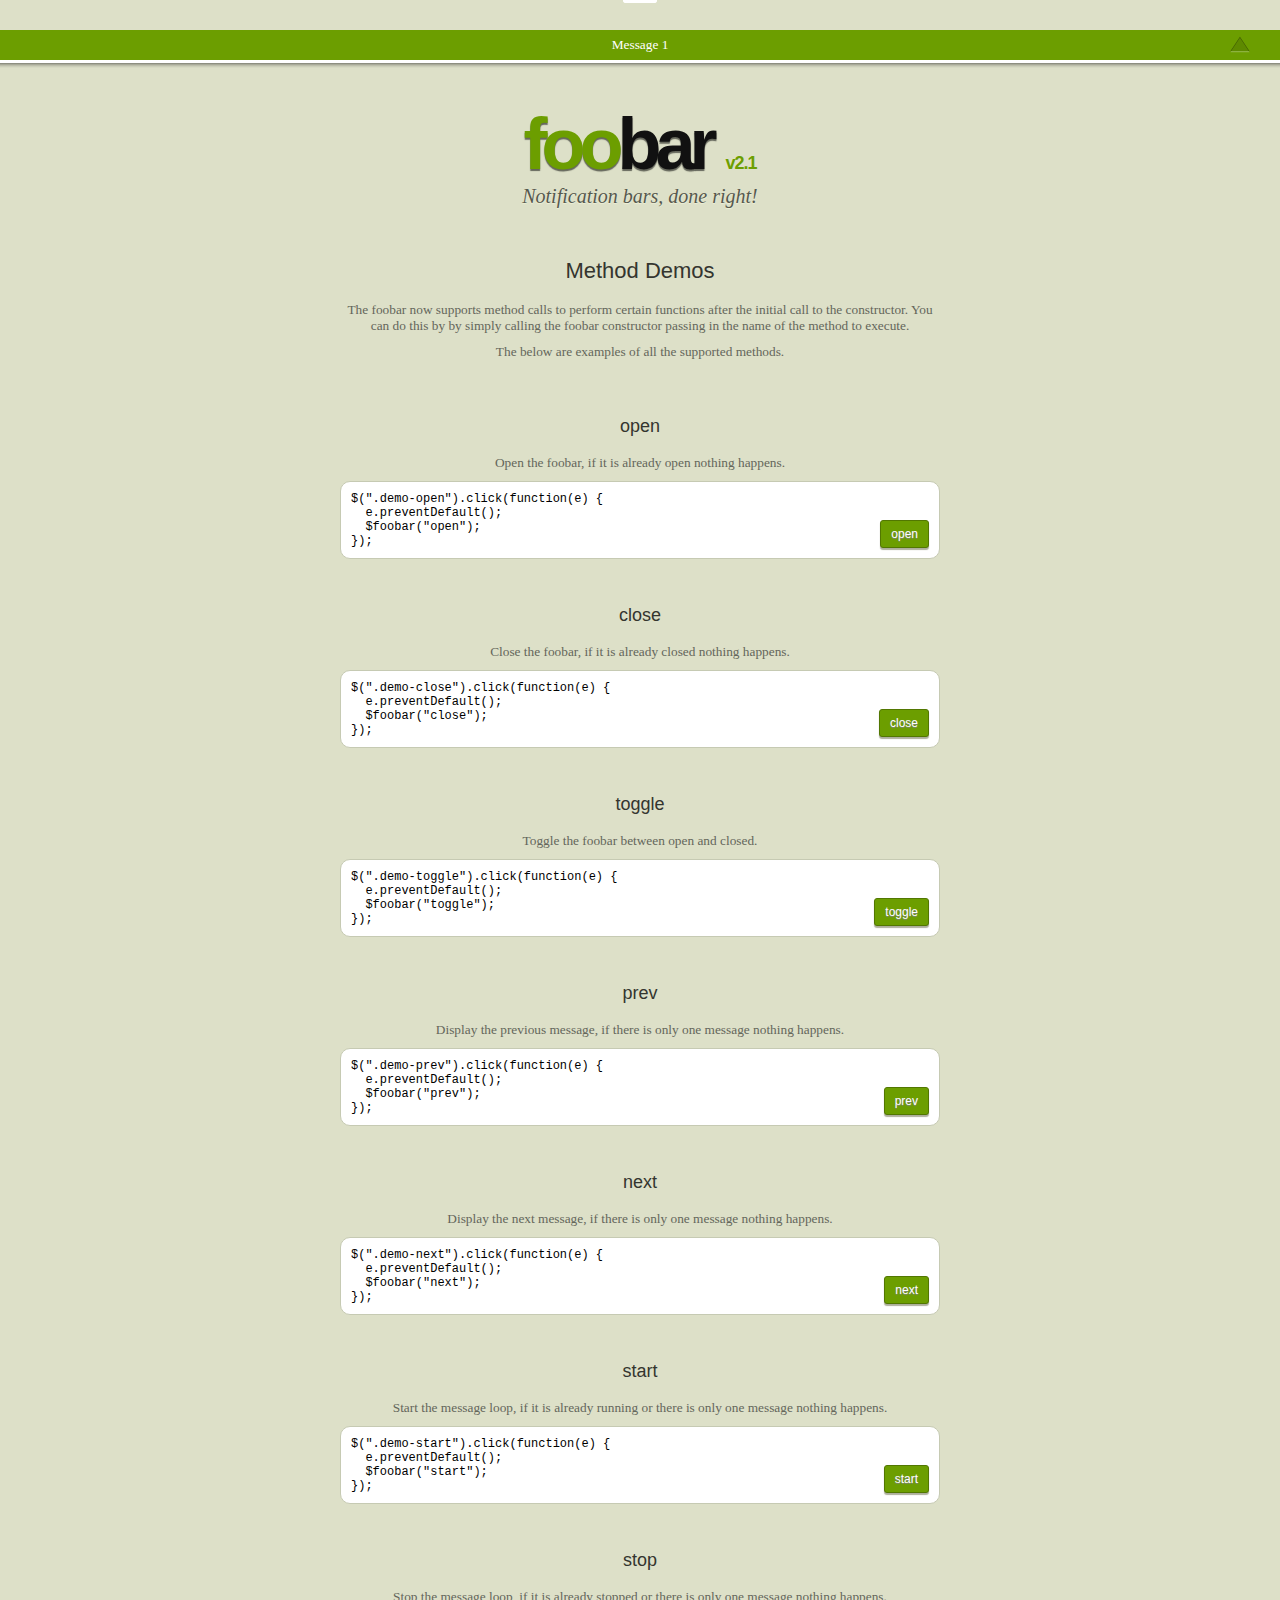
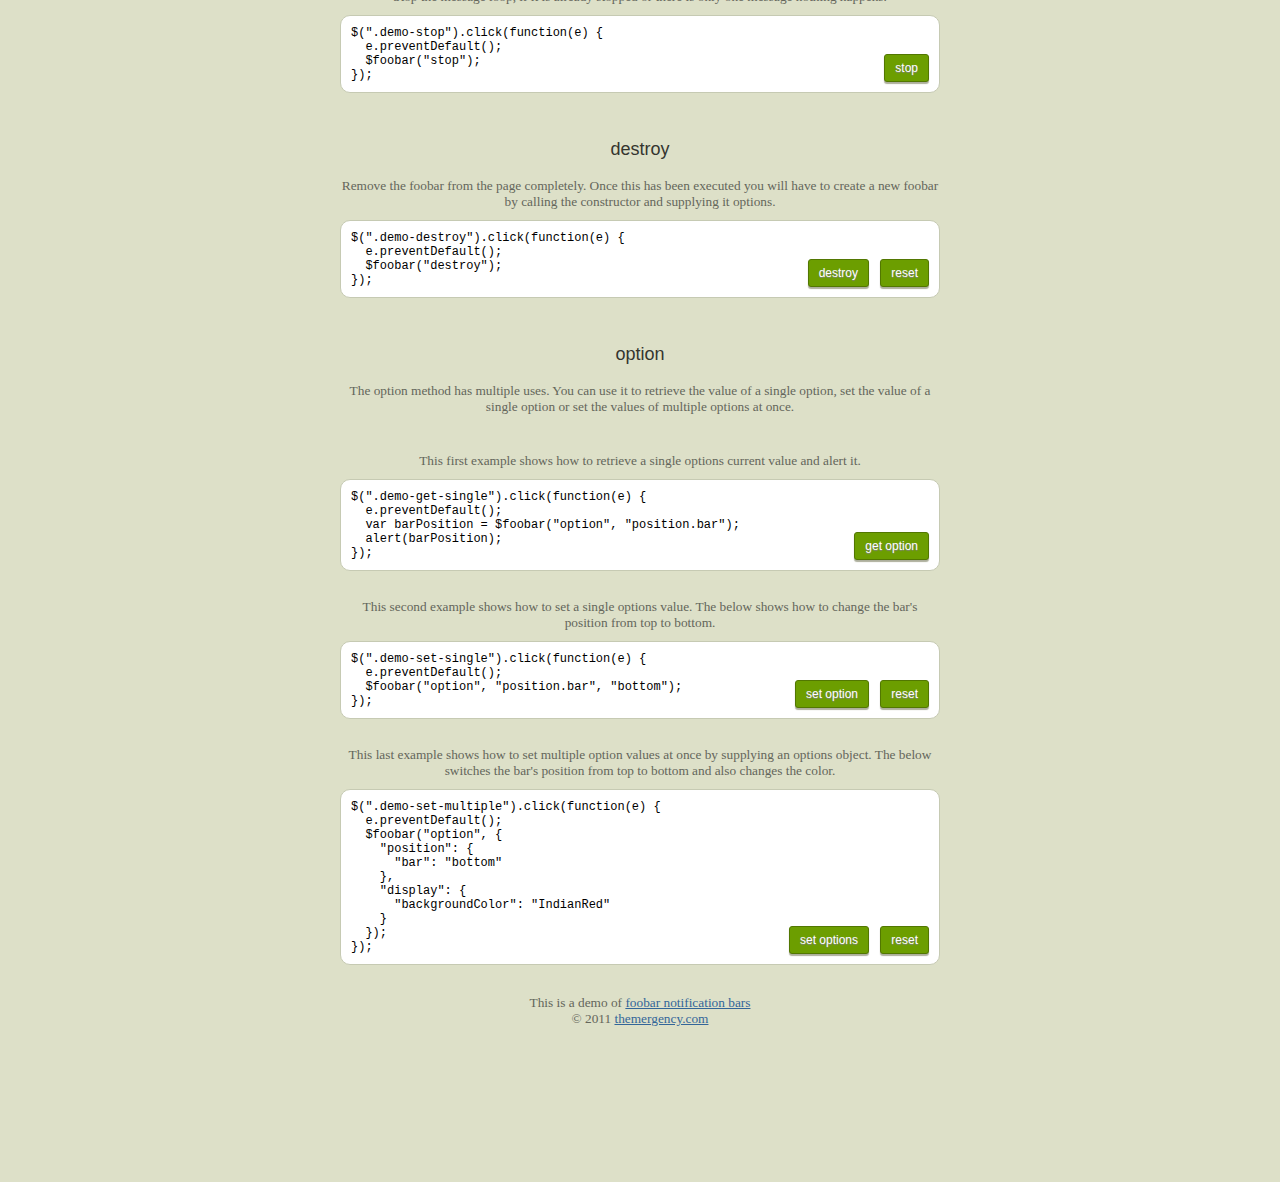
<file: demos/methods.htm>
﻿<!DOCTYPE html PUBLIC "-//W3C//DTD XHTML 1.0 Transitional//EN" "http://www.w3.org/TR/xhtml1/DTD/xhtml1-transitional.dtd">

<html xmlns="http://www.w3.org/1999/xhtml">
<head>
	<meta http-equiv="Content-type" content="text/html; charset=utf-8" />
  <title>foobar - method demos</title>
	<link type="text/css" href="../css/demo.css" media="all" rel="stylesheet" />
	<link type="text/css" href="../foobar/jquery.foobar.2.1.css" rel="Stylesheet" />
  <style type="text/css">
    .demo-destroy, .demo-set-single, .demo-set-multiple { right: 65px; }
  </style>
  <script type="text/javascript" src="../scripts/jquery-1.7.1.min.js"></script>
  <script type="text/javascript" src="../foobar/jquery.foobar.2.1.js"></script>
  <script type="text/javascript">
    $(function() {
      $foobar({
        "messages": ["Message 1", "Message 2", "Message 3", "Message 4", "Message 5"]
      });

      $(".demo-open").click(function(e) {
        e.preventDefault();
        $foobar("open");
      });

      $(".demo-close").click(function(e) {
        e.preventDefault();
        $foobar("close");
      });

      $(".demo-toggle").click(function(e) {
        e.preventDefault();
        $foobar("toggle");
      });

      $(".demo-prev").click(function(e) {
        e.preventDefault();
        $foobar("prev");
      });

      $(".demo-next").click(function(e) {
        e.preventDefault();
        $foobar("next");
      });

      $(".demo-start").click(function(e) {
        e.preventDefault();
        $foobar("start");
      });

      $(".demo-stop").click(function(e) {
        e.preventDefault();
        $foobar("stop");
      });

      $(".demo-destroy").click(function(e) {
        e.preventDefault();
        $foobar("destroy");
      });

      $(".demo-destroy-reset").click(function(e) {
        e.preventDefault();
        $foobar({
          "messages": ["Message 1", "Message 2", "Message 3", "Message 4", "Message 5"]
        });
      });
      
      $(".demo-get-single").click(function(e) {
        e.preventDefault();
        var barPosition = $foobar("option", "position.bar");
        alert(barPosition);
      });
      
      $(".demo-set-single").click(function(e) {
        e.preventDefault();
        $foobar("option", "position.bar", "bottom");
      });

      $(".demo-set-single-reset").click(function(e) {
        e.preventDefault();
        $foobar("option", "position.bar", "top");
      });
      
      $(".demo-set-multiple").click(function(e) {
        e.preventDefault();
        $foobar("option", {
          "position": {
            "bar": "bottom"
          },
          "display": {
            "backgroundColor": "IndianRed"
          }
        });
      });

      $(".demo-set-multiple-reset").click(function(e) {
        e.preventDefault();
        $foobar("option", {
          "position": {
            "bar": "top"
          },
          "display": {
            "backgroundColor": "#6c9e00"
          }
        });
      });
    });
  </script>
  <script type="text/javascript">//<![CDATA[
    // Google Analytics for WordPress by Yoast v4.1.1 | http://yoast.com/wordpress/google-analytics/
    var _gaq = _gaq || [];
    _gaq.push(['_setAccount','UA-258761-17']);
    _gaq.push(['_trackPageview'],['_trackPageLoadTime']);
    (function() {
      var ga = document.createElement('script'); ga.type = 'text/javascript'; ga.async = true;
      ga.src = ('https:' == document.location.protocol ? 'https://ssl' : 'http://www') + '.google-analytics.com/ga.js';
      var s = document.getElementsByTagName('script')[0]; s.parentNode.insertBefore(ga, s);
    })();
    //]]></script> 
</head>
<body>
<div id="wrapper">
	<div id="header">
		<h1><span>foo</span>bar <span class="small">v2.1</span></h1>
		<p>Notification bars, done right!</p>
	</div>
	
	<div id="content">
    <h2>Method Demos</h2>
    <p>The foobar now supports method calls to perform certain functions after the initial call to the constructor. You can do this by by simply calling the foobar constructor passing in the name of the method to execute.</p>
    <p>The below are examples of all the supported methods.</p>
    <br />
    
    <h3 id="method_open">open</h3>
    <p>Open the foobar, if it is already open nothing happens.</p>
    <div class="code">
      <pre>
$(".demo-open").click(function(e) {
  e.preventDefault();
  $foobar("open");
});
</pre>
      <a class="demo-link demo-open" href="#">open</a>
    </div>
    <br />
    
    <h3 id="method_close">close</h3>
    <p>Close the foobar, if it is already closed nothing happens.</p>
    <div class="code">
      <pre>
$(".demo-close").click(function(e) {
  e.preventDefault();
  $foobar("close");
});
</pre>
      <a class="demo-link demo-close" href="#">close</a>
    </div>
    <br />
    
    <h3 id="method_toggle">toggle</h3>
    <p>Toggle the foobar between open and closed.</p>
    <div class="code">
      <pre>
$(".demo-toggle").click(function(e) {
  e.preventDefault();
  $foobar("toggle");
});
</pre>
      <a class="demo-link demo-toggle" href="#">toggle</a>
    </div>
    <br />
    
    <h3 id="method_prev">prev</h3>
    <p>Display the previous message, if there is only one message nothing happens.</p>
    <div class="code">
      <pre>
$(".demo-prev").click(function(e) {
  e.preventDefault();
  $foobar("prev");
});
</pre>
      <a class="demo-link demo-prev" href="#">prev</a>
    </div>
    <br />
    
    <h3 id="method_next">next</h3>
    <p>Display the next message, if there is only one message nothing happens.</p>
    <div class="code">
      <pre>
$(".demo-next").click(function(e) {
  e.preventDefault();
  $foobar("next");
});
</pre>
      <a class="demo-link demo-next" href="#">next</a>
    </div>
    <br />
    
    <h3 id="method_start">start</h3>
    <p>Start the message loop, if it is already running or there is only one message nothing happens.</p>
    <div class="code">
      <pre>
$(".demo-start").click(function(e) {
  e.preventDefault();
  $foobar("start");
});
</pre>
      <a class="demo-link demo-start" href="#">start</a>
    </div>
    <br />
    
    <h3 id="method_stop">stop</h3>
    <p>Stop the message loop, if it is already stopped or there is only one message nothing happens.</p>
    <div class="code">
      <pre>
$(".demo-stop").click(function(e) {
  e.preventDefault();
  $foobar("stop");
});
</pre>
      <a class="demo-link demo-stop" href="#">stop</a>
    </div>
    <br />
    
    <h3 id="method_destroy">destroy</h3>
    <p>Remove the foobar from the page completely. Once this has been executed you will have to create a new foobar by calling the constructor and supplying it options.</p>
    <div class="code">
      <pre>
$(".demo-destroy").click(function(e) {
  e.preventDefault();
  $foobar("destroy");
});
</pre>
      <a class="demo-link demo-destroy" href="#">destroy</a>
      <a class="demo-link demo-destroy-reset" href="#">reset</a>
    </div>
    <br />
    
    <h3 id="method_option">option</h3>
    <p>The option method has multiple uses. You can use it to retrieve the value of a single option, set the value of a single option or set the values of multiple options at once.</p>
    <br />
    <p>This first example shows how to retrieve a single options current value and alert it.</p>
    <div class="code">
      <pre>
$(".demo-get-single").click(function(e) {
  e.preventDefault();
  var barPosition = $foobar("option", "position.bar");
  alert(barPosition);
});
</pre>
      <a class="demo-link demo-get-single" href="#">get option</a>
    </div>
    <br />

    <p>This second example shows how to set a single options value. The below shows how to change the bar's position from top to bottom.</p>
    <div class="code">
      <pre>
$(".demo-set-single").click(function(e) {
  e.preventDefault();
  $foobar("option", "position.bar", "bottom");
});
</pre>
      <a class="demo-link demo-set-single" href="#">set option</a>
      <a class="demo-link demo-set-single-reset" href="#">reset</a>
    </div>
    <br />
    
    <p>This last example shows how to set multiple option values at once by supplying an options object. The below switches the bar's position from top to bottom and also changes the color.</p>
    <div class="code">
      <pre>
$(".demo-set-multiple").click(function(e) {
  e.preventDefault();
  $foobar("option", {
    "position": {
      "bar": "bottom"
    },
    "display": {
      "backgroundColor": "IndianRed"
    }
  });
});
</pre>
      <a class="demo-link demo-set-multiple" href="#">set options</a>
      <a class="demo-link demo-set-multiple-reset" href="#">reset</a>
    </div>

  </div>
  
  <div id="footer">  
    <p>This is a demo of <a href="http://getfoobar.com">foobar notification bars</a><br />&copy; 2011 <a href="http://themergency.com">themergency.com</a></p>
  </div>

</div>
</body>
</html>
</file>
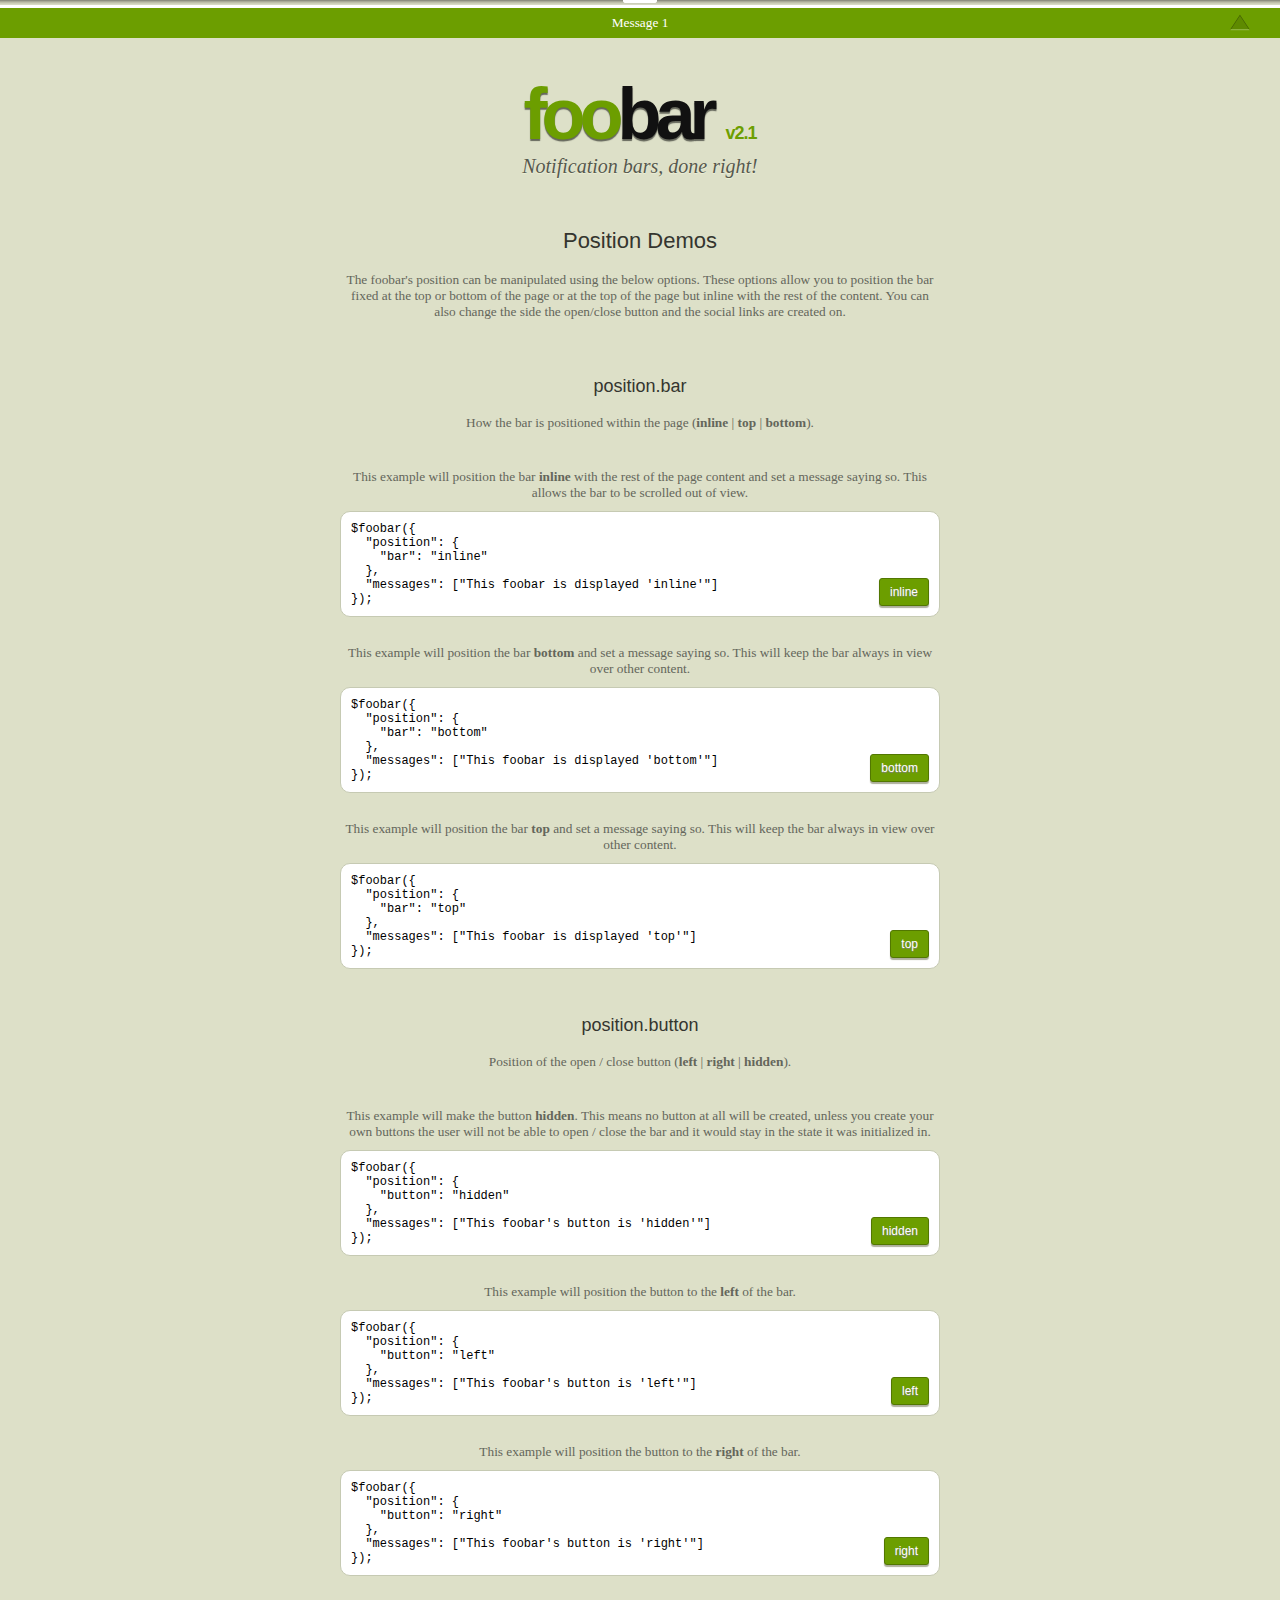
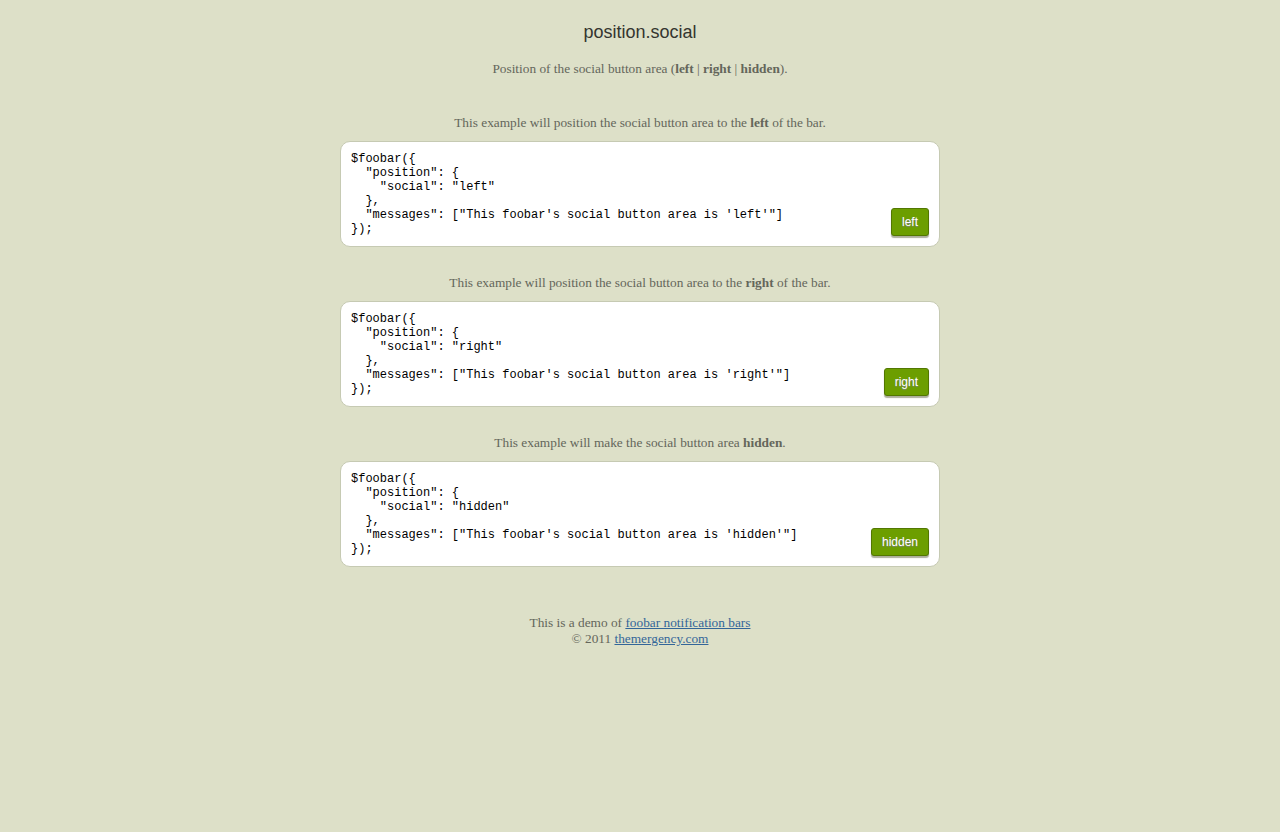
<file: demos/position.htm>
﻿<!DOCTYPE html PUBLIC "-//W3C//DTD XHTML 1.0 Transitional//EN" "http://www.w3.org/TR/xhtml1/DTD/xhtml1-transitional.dtd">

<html xmlns="http://www.w3.org/1999/xhtml">
<head>
	<meta http-equiv="Content-type" content="text/html; charset=utf-8" />
  <title>foobar - position demos</title>
	<link type="text/css" href="../css/demo.css" media="all" rel="stylesheet" />
	<link type="text/css" href="../foobar/jquery.foobar.2.1.css" rel="Stylesheet" />
  <script type="text/javascript" src="../scripts/jquery-1.7.1.min.js"></script>
  <script type="text/javascript" src="../foobar/jquery.foobar.2.1.js"></script>
  <script type="text/javascript">
    $(function() {
      /*
        base demo code
      */
      
      $foobar({
        "position": {
            "bar": "bottom"
        },
        "messages": ["Message 1", "Message 2", "Message 3", "Message 4", "Message 5"]
      });
      
      /*
        position.bar demo code
      */
      
      $('.demo-position-bar-inline').click(function(e) {
        e.preventDefault();
        $foobar('option', {
          "position": {
            "bar": "inline"
          },
          "messages": ["This foobar is displayed 'inline'"]
        });
        $( 'html, body' ).animate( {scrollTop:0}, 'slow' );
      });
      
      $('.demo-position-bar-top').click(function(e) {
        e.preventDefault();
        $foobar('option', {
          "position": {
            "bar": "top"
          },
          "messages": ["This foobar is displayed 'top'"]
        });
      });
      
      $('.demo-position-bar-bottom').click(function(e) {
        e.preventDefault();
        $foobar('option', {
          "position": {
            "bar": "bottom"
          },
          "messages": ["This foobar is displayed 'bottom'"]
        });
      });
      
      /*
        position.button demo code
      */
      
      $('.demo-position-button-hidden').click(function(e) {
        e.preventDefault();
        $foobar('option', {
          "position": {
            "button": "hidden"
          },
          "messages": ["This foobar's button is 'hidden'"]
        });
      });
      
      $('.demo-position-button-left').click(function(e) {
        e.preventDefault();
        $foobar('option', {
          "position": {
            "button": "left"
          },
          "messages": ["This foobar's button is 'left'"]
        });
      });
      
      $('.demo-position-button-right').click(function(e) {
        e.preventDefault();
        $foobar('option', {
          "position": {
            "button": "right"
          },
          "messages": ["This foobar's button is 'right'"]
        });
      });
      
      /*
        position.hidden demo code
      */
      
      $('.demo-position-social-hidden').click(function(e) {
        e.preventDefault();
        $foobar('option', {
          "position": {
            "social": "hidden"
          },
          "messages": ["This foobar's social button area is 'hidden'"],
          "social": {
            "profiles": [{
              "name": "twitter",
              "url": "#",
              "image": "../images/social/twitter.png",
              "target": "_blank"
            }, {
              "name": "facebook",
              "url": "#",
              "image": "../images/social/facebook.png",
              "target": "_blank"
            }, {
              "name": "delicious",
              "url": "#",
              "image": "../images/social/delicious.png",
              "target": "_blank"
            }]
          }
        });
      });
      
      $('.demo-position-social-right').click(function(e) {
        e.preventDefault();
        $foobar('option', {
          "position": {
            "social": "right"
          },
          "messages": ["This foobar's social button area is 'right'"],
          "social": {
            "profiles": [{
              "name": "twitter",
              "url": "#",
              "image": "../images/social/twitter.png",
              "target": "_blank"
            }, {
              "name": "facebook",
              "url": "#",
              "image": "../images/social/facebook.png",
              "target": "_blank"
            }, {
              "name": "delicious",
              "url": "#",
              "image": "../images/social/delicious.png",
              "target": "_blank"
            }]
          }
        });
      });
      
      $('.demo-position-social-left').click(function(e) {
        e.preventDefault();
        $foobar('option', {
          "position": {
            "social": "left"
          },
          "messages": ["This foobar's social button area is 'left'"],
          "social": {
            "profiles": [{
              "name": "twitter",
              "url": "#",
              "image": "../images/social/twitter.png",
              "target": "_blank"
            }, {
              "name": "facebook",
              "url": "#",
              "image": "../images/social/facebook.png",
              "target": "_blank"
            }, {
              "name": "delicious",
              "url": "#",
              "image": "../images/social/delicious.png",
              "target": "_blank"
            }]
          }
        });
      });
    });
  </script>
  <script type="text/javascript">//<![CDATA[
    // Google Analytics for WordPress by Yoast v4.1.1 | http://yoast.com/wordpress/google-analytics/
    var _gaq = _gaq || [];
    _gaq.push(['_setAccount','UA-258761-17']);
    _gaq.push(['_trackPageview'],['_trackPageLoadTime']);
    (function() {
      var ga = document.createElement('script'); ga.type = 'text/javascript'; ga.async = true;
      ga.src = ('https:' == document.location.protocol ? 'https://ssl' : 'http://www') + '.google-analytics.com/ga.js';
      var s = document.getElementsByTagName('script')[0]; s.parentNode.insertBefore(ga, s);
    })();
    //]]></script> 
</head>
<body>
<div id="wrapper">
	<div id="header">
		<h1><span>foo</span>bar <span class="small">v2.1</span></h1>
		<p>Notification bars, done right!</p>
	</div>
	
	<div id="content">
    <h2>Position Demos</h2>
    <p>The foobar's position can be manipulated using the below options. These options allow you to position the bar fixed at the top or bottom of the page or at the top of the page but inline with the rest of the content. You can also change the side the open/close button and the social links are created on.</p>
    <br />
    
	  <h3 id="position_bar">position.bar</h3>
    <p>How the bar is positioned within the page (<strong>inline</strong> | <strong>top</strong> | <strong>bottom</strong>).</p>
    <br />

    <p>This example will position the bar <strong>inline</strong> with the rest of the page content and set a message saying so. This allows the bar to be scrolled out of view.</p>
    <div class="code">
      <pre>
$foobar({
  "position": {
    "bar": "inline"
  },
  "messages": ["This foobar is displayed 'inline'"]
});
</pre>
      <a class="demo-link demo-position-bar-inline" href="#">inline</a>
    </div>
    <br />
    
    <p>This example will position the bar <strong>bottom</strong> and set a message saying so. This will keep the bar always in view over other content.</p>
    <div class="code">
      <pre>
$foobar({
  "position": {
    "bar": "bottom"
  },
  "messages": ["This foobar is displayed 'bottom'"]
});
</pre>
      <a class="demo-link demo-position-bar-bottom" href="#">bottom</a>
    </div>
    <br />
    
    <p>This example will position the bar <strong>top</strong> and set a message saying so. This will keep the bar always in view over other content.</p>
    <div class="code">
      <pre>
$foobar({
  "position": {
    "bar": "top"
  },
  "messages": ["This foobar is displayed 'top'"]
});
</pre>
      <a class="demo-link demo-position-bar-top" href="#">top</a>
    </div>
    <br />
    
    <h3 id="position_button">position.button</h3>
    <p>Position of the open / close button (<strong>left</strong> | <strong>right</strong> | <strong>hidden</strong>).</p>
    <br />
    
    <p>This example will make the button <strong>hidden</strong>. This means no button at all will be created, unless you create your own buttons the user will not be able to open / close the bar and it would stay in the state it was initialized in.</p>
    <div class="code">
      <pre>
$foobar({
  "position": {
    "button": "hidden"
  },
  "messages": ["This foobar's button is 'hidden'"]
});
</pre>
      <a class="demo-link demo-position-button-hidden" href="#">hidden</a>
    </div>
    <br />
    
    <p>This example will position the button to the <strong>left</strong> of the bar.</p>
    <div class="code">
      <pre>
$foobar({
  "position": {
    "button": "left"
  },
  "messages": ["This foobar's button is 'left'"]
});
</pre>
      <a class="demo-link demo-position-button-left" href="#">left</a>
    </div>
    <br />
    
    <p>This example will position the button to the <strong>right</strong> of the bar.</p>
    <div class="code">
      <pre>
$foobar({
  "position": {
    "button": "right"
  },
  "messages": ["This foobar's button is 'right'"]
});
</pre>
      <a class="demo-link demo-position-button-right" href="#">right</a>
    </div>
    <br />
    
    <h3 id="position_social">position.social</h3>
    <p>Position of the social button area (<strong>left</strong> | <strong>right</strong> | <strong>hidden</strong>).</p>
    <br />
    
    <p>This example will position the social button area to the <strong>left</strong> of the bar.</p>
    <div class="code">
      <pre>
$foobar({
  "position": {
    "social": "left"
  },
  "messages": ["This foobar's social button area is 'left'"]
});
</pre>
      <a class="demo-link demo-position-social-left" href="#">left</a>
    </div>
    <br />
    
    <p>This example will position the social button area to the <strong>right</strong> of the bar.</p>
    <div class="code">
      <pre>
$foobar({
  "position": {
    "social": "right"
  },
  "messages": ["This foobar's social button area is 'right'"]
});
</pre>
      <a class="demo-link demo-position-social-right" href="#">right</a>
    </div>
    <br />
    
    <p>This example will make the social button area <strong>hidden</strong>.</p>
    <div class="code">
      <pre>
$foobar({
  "position": {
    "social": "hidden"
  },
  "messages": ["This foobar's social button area is 'hidden'"]
});
</pre>
      <a class="demo-link demo-position-social-hidden" href="#">hidden</a>
    </div>
    <br />
    
  </div>

  <div id="footer">  
    <p>This is a demo of <a href="http://getfoobar.com">foobar notification bars</a><br />&copy; 2011 <a href="http://themergency.com">themergency.com</a></p>
  </div>
</div>
</body>
</html>
</file>
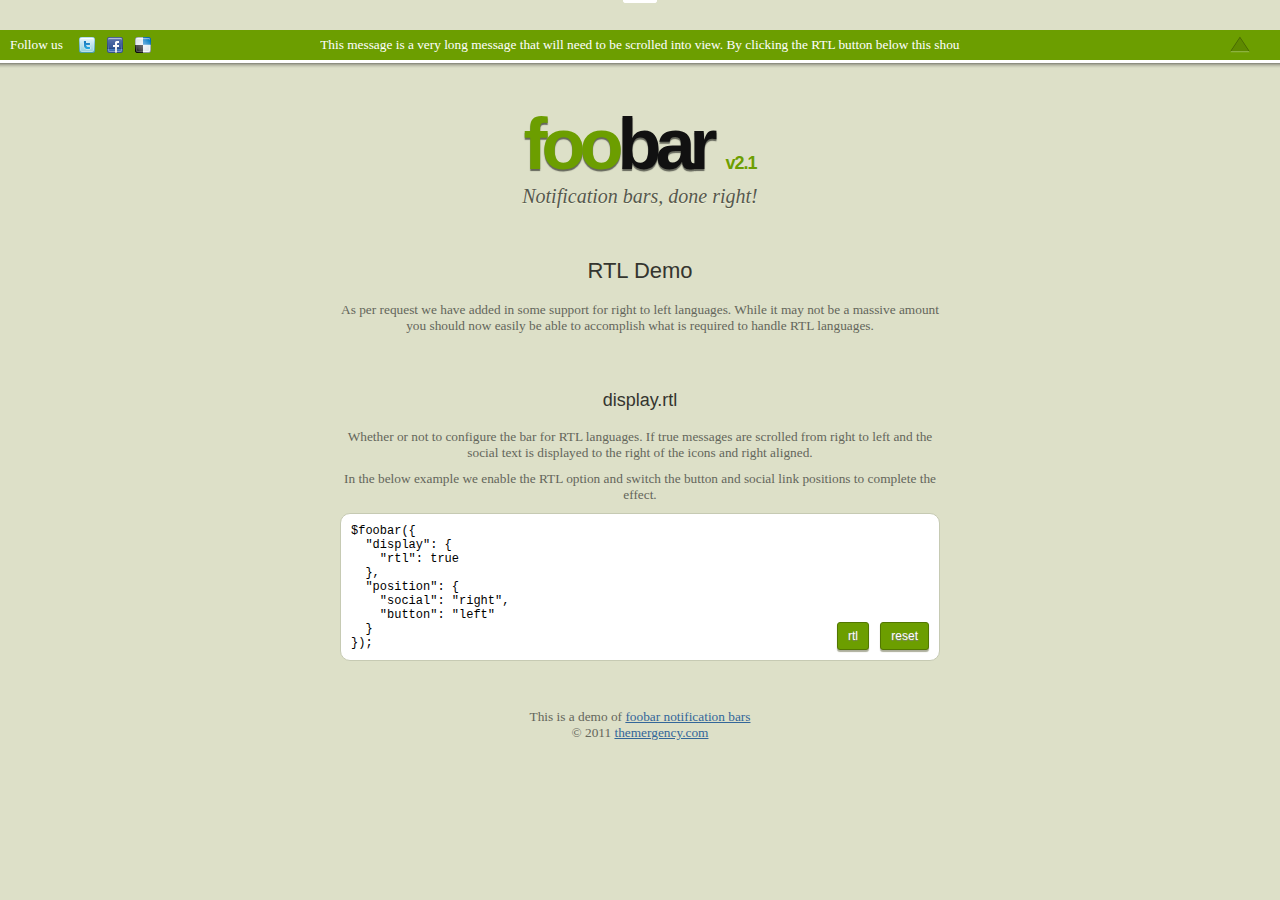
<file: demos/rtl.htm>
﻿<!DOCTYPE html PUBLIC "-//W3C//DTD XHTML 1.0 Transitional//EN" "http://www.w3.org/TR/xhtml1/DTD/xhtml1-transitional.dtd">

<html xmlns="http://www.w3.org/1999/xhtml">
<head>
	<meta http-equiv="Content-type" content="text/html; charset=utf-8" />
  <title>foobar - right to left demo</title>
	<link type="text/css" href="../css/demo.css" media="all" rel="stylesheet" />
	<link type="text/css" href="../foobar/jquery.foobar.2.1.css" rel="Stylesheet" />
  <style type="text/css">
    .demo-rtl { right: 65px; }
  </style>
  <script type="text/javascript" src="../scripts/jquery-1.7.1.min.js"></script>
  <script type="text/javascript" src="../foobar/jquery.foobar.2.1.js"></script>
  <script type="text/javascript">
    $(function() {
      $foobar({
        "messages": [
          "This message is a very long message that will need to be scrolled into view. By clicking the RTL button below this should start fixed to the right of the message container and then scrolling in from the left. The social area text will also be switched."
        ],
        "social": {
          "profiles": [{
            "name": "twitter",
            "url": "#",
            "image": "../images/social/twitter.png",
            "target": "_blank"
          }, {
            "name": "facebook",
            "url": "#",
            "image": "../images/social/facebook.png",
            "target": "_blank"
          }, {
            "name": "delicious",
            "url": "#",
            "image": "../images/social/delicious.png",
            "target": "_blank"
          }]
        }
      });

      $(".demo-rtl").click(function (e) {
        e.preventDefault();
        $foobar("option", {
          "display": {
            "rtl": true
          },
          "position": {
            "social": "right",
            "button": "left"
          }
        });
      });

      $(".demo-rtl-reset").click(function (e) {
        e.preventDefault();
        $foobar("option", {
          "display": {
            "rtl": false
          },
          "position": {
            "social": "left",
            "button": "right"
          }
        });
      });
    });
  </script>
  <script type="text/javascript">//<![CDATA[
    // Google Analytics for WordPress by Yoast v4.1.1 | http://yoast.com/wordpress/google-analytics/
    var _gaq = _gaq || [];
    _gaq.push(['_setAccount','UA-258761-17']);
    _gaq.push(['_trackPageview'],['_trackPageLoadTime']);
    (function() {
      var ga = document.createElement('script'); ga.type = 'text/javascript'; ga.async = true;
      ga.src = ('https:' == document.location.protocol ? 'https://ssl' : 'http://www') + '.google-analytics.com/ga.js';
      var s = document.getElementsByTagName('script')[0]; s.parentNode.insertBefore(ga, s);
    })();
    //]]></script> 
</head>
<body>
<div id="wrapper">
	<div id="header">
		<h1><span>foo</span>bar <span class="small">v2.1</span></h1>
		<p>Notification bars, done right!</p>
	</div>
	
	<div id="content">
    <h2>RTL Demo</h2>
	  <p>As per request we have added in some support for right to left languages. While it may not be a massive amount you should now easily be able to accomplish what is required to handle RTL languages.</p>
	  <br />
    
	  <h3 id="rtl_demo">display.rtl</h3>
	  <p>Whether or not to configure the bar for RTL languages. If true messages are scrolled from right to left and the social text is displayed to the right of the icons and right aligned.</p>
    <p>In the below example we enable the RTL option and switch the button and social link positions to complete the effect.</p>
    <div class="code">
      <pre>
$foobar({
  "display": {
    "rtl": true
  },
  "position": {
    "social": "right",
    "button": "left"
  }
});
</pre>
      <a class="demo-link demo-rtl" href="#">rtl</a>
      <a class="demo-link demo-rtl-reset" href="#">reset</a>
    </div>
	  <br />

	</div>
  
  <div id="footer">  
    <p>This is a demo of <a href="http://getfoobar.com">foobar notification bars</a><br />&copy; 2011 <a href="http://themergency.com">themergency.com</a></p>
  </div>

</div>
</body>
</html>
</file>
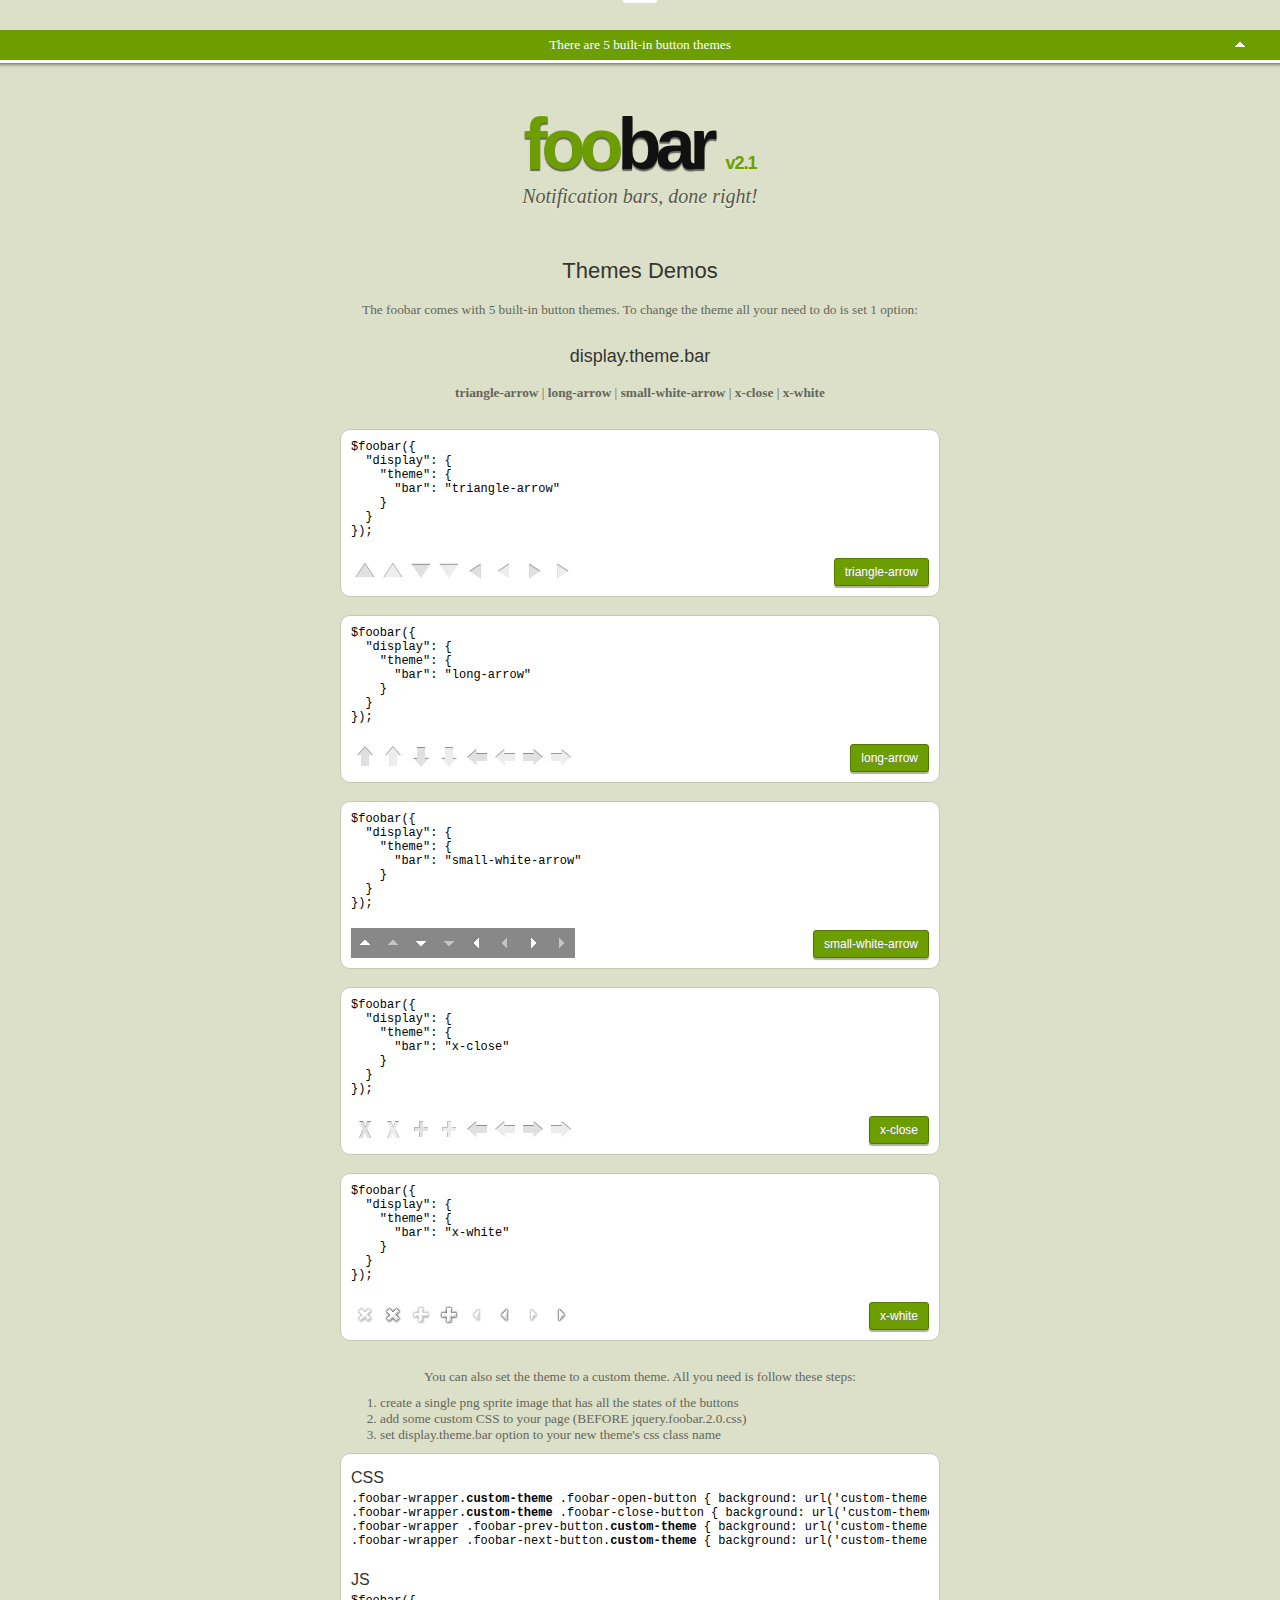
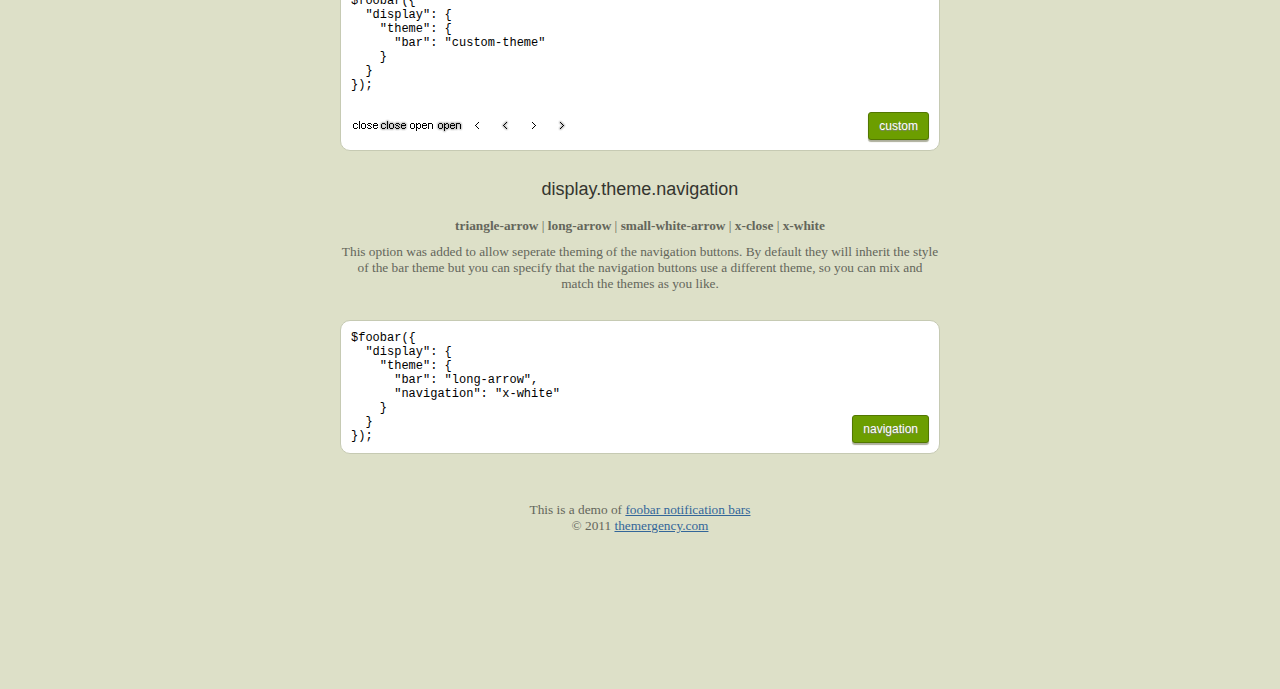
<file: demos/themes.htm>
﻿<!DOCTYPE html PUBLIC "-//W3C//DTD XHTML 1.0 Transitional//EN" "http://www.w3.org/TR/xhtml1/DTD/xhtml1-transitional.dtd">

<html xmlns="http://www.w3.org/1999/xhtml">
<head>
	<meta http-equiv="Content-type" content="text/html; charset=utf-8" />
  <title>foobar - themes demos</title>

  <style type="text/css">
.foobar-wrapper.custom-theme .foobar-open-button { background: url('custom-theme.png') no-repeat -56px center; }
.foobar-wrapper.custom-theme .foobar-close-button { background: url('custom-theme.png') no-repeat 0px center; }
.foobar-wrapper .foobar-prev-button.custom-theme { background: url('custom-theme.png') no-repeat -112px center; }
.foobar-wrapper .foobar-next-button.custom-theme { background: url('custom-theme.png') no-repeat -168px center; }  
  </style>  
  
	<link type="text/css" href="../css/demo.css" media="all" rel="stylesheet" />
	<link type="text/css" href="../foobar/jquery.foobar.2.1.css" rel="Stylesheet" />
  <script type="text/javascript" src="../scripts/jquery-1.7.1.min.js"></script>
  <script type="text/javascript" src="../foobar/jquery.foobar.2.1.js"></script>
  <script type="text/javascript">
    $(function() {
      $(".expandable").hover(
        function() {
          $(this).stop().animate({"marginRight" : "-250px"});
        },
        function() {
          $(this).stop().animate({"marginRight" : "0"});
        }
      );
    
      $foobar({
        "display": {
          "theme": {
            "bar": "small-white-arrow"
          }
        },
        "message": { "navigation": true },
        "messages": ["There are 5 built-in button themes", "You can also create a custom theme"]
      });
      
      $('.demo-theme-triangle-arrow').click(function(e) {
        e.preventDefault();
        $foobar({
          "display": {
            "backgroundColor": "#f44",
            "theme": {
              "bar": "triangle-arrow"
            }
          },
          "message": { "navigation": true },
          "messages": ["This foobar is using the button theme 'triangle-arrow'", "Hover over this message to see the message navigation buttons"]
        });
      });
      
      $('.demo-theme-long-arrow').click(function(e) {
        e.preventDefault();
        $foobar({
          "display": {
            "backgroundColor": "#4a4",
            "theme": {
              "bar": "long-arrow"
            }
          },
          "message": { "navigation": true },
          "messages": ["This foobar is using the button theme 'long-arrow'", "Hover over this message to see the message navigation buttons"]
        });
      });
      
      $('.demo-theme-small-white-arrow').click(function(e) {
        e.preventDefault();
        $foobar({
          "display": {
            "backgroundColor": "#00a",
            "theme": {
              "bar": "small-white-arrow"
            }
          },
          "message": { "navigation": true },
          "messages": ["This foobar is using the button theme 'small-white-arrow'", "Hover over this message to see the message navigation buttons"]
        });
      });
      
      $('.demo-theme-x-close').click(function(e) {
        e.preventDefault();
        $foobar({
          "display": {
            "backgroundColor": "#9cf",
            "theme": {
              "bar": "x-close"
            }
          },
          "message": { "navigation": true },
          "messages": ["This foobar is using the button theme 'x-close'", "Hover over this message to see the message navigation buttons"]
        });
      });
      
      $('.demo-theme-x-white').click(function(e) {
        e.preventDefault();
        $foobar({
          "display": {
            "backgroundColor": "#d8d",
            "theme": {
              "bar": "x-white"
            }
          },
          "message": { "navigation": true },
          "messages": ["This foobar is using the 'x-white' button theme", "Hover over this message to see the message navigation buttons"]
        });
      });      
      
      $('.demo-theme-custom-theme').click(function(e) {
        e.preventDefault();
        $foobar({
          "display": {
            "backgroundColor": "#9cf",
            "border": "solid 3px #369",
            "theme": {
              "bar": "custom-theme"
            }
          },
          "message": { "navigation": true, "font": { "color": "black" } },
          "messages": ["This foobar is using a custom button theme", "Hover over this message to see the message navigation buttons"]
        });
      });

      $(".demo-theme-navigation").click(function(e) {
        e.preventDefault();
        $foobar({
          "display": {
            "backgroundColor": "#9cf",
            "theme": {
              "bar": "long-arrow",
              "navigation": "x-white"
            }
          },
          "message": { "navigation": true },
          "messages": ["This foobar is using the theme 'long-arrow' on the bar but 'x-white' theme on the navigation buttons", "Hover over this message to see the message navigation buttons"]
        });
      });
    });
  </script>
  <script type="text/javascript">//<![CDATA[
    // Google Analytics for WordPress by Yoast v4.1.1 | http://yoast.com/wordpress/google-analytics/
    var _gaq = _gaq || [];
    _gaq.push(['_setAccount','UA-258761-17']);
    _gaq.push(['_trackPageview'],['_trackPageLoadTime']);
    (function() {
      var ga = document.createElement('script'); ga.type = 'text/javascript'; ga.async = true;
      ga.src = ('https:' == document.location.protocol ? 'https://ssl' : 'http://www') + '.google-analytics.com/ga.js';
      var s = document.getElementsByTagName('script')[0]; s.parentNode.insertBefore(ga, s);
    })();
    //]]></script> 
</head>
<body>
<div id="wrapper">
	<div id="header">
		<h1><span>foo</span>bar <span class="small">v2.1</span></h1>
		<p>Notification bars, done right!</p>
	</div>
	
	<div id="content">
    <h2>Themes Demos</h2>
    <p>The foobar comes with 5 built-in button themes. To change the theme all your need to do is set 1 option:</p>
    <h3 id="display_theme_bar">display.theme.bar</h3>
    <p><strong>triangle-arrow</strong> | <strong>long-arrow</strong> | <strong>small-white-arrow</strong> | <strong>x-close</strong> | <strong>x-white</strong></p>
    <br />

    <div class="code">
      <pre>
$foobar({
  "display": {
    "theme": {
      "bar": "triangle-arrow"
    }
  }
});
</pre><br />
<img src="../foobar/images/triangle-arrow.png" title="triangle-arrow theme" />
      <a class="demo-link demo-theme-triangle-arrow" href="#">triangle-arrow</a>
    </div>
    <br />    
    
    <div class="code">
      <pre>
$foobar({
  "display": {
    "theme": {
      "bar": "long-arrow"
    }
  }
});
</pre><br />
<img src="../foobar/images/long-arrow.png" title="long-arrow theme" />
      <a class="demo-link demo-theme-long-arrow" href="#">long-arrow</a>
    </div>
    <br />
    
    <div class="code">
      <pre>
$foobar({
  "display": {
    "theme": {
      "bar": "small-white-arrow"
    }
  }
});
</pre><br />
<img style="background:#888" src="../foobar/images/small-white-arrow.png" title="small-white-arrow theme" />
      <a class="demo-link demo-theme-small-white-arrow" href="#">small-white-arrow</a>
    </div>
    <br />
    
    <div class="code">
      <pre>
$foobar({
  "display": {
    "theme": {
      "bar": "x-close"
    }
  }
});
</pre><br />
<img src="../foobar/images/x-close.png" title="x-close theme" />
      <a class="demo-link demo-theme-x-close" href="#">x-close</a>
    </div>
    <br />
    
    <div class="code">
      <pre>
$foobar({
  "display": {
    "theme": {
      "bar": "x-white"
    }
  }
});
</pre><br />
<img src="../foobar/images/x-white.png" title="x-white theme" />
      <a class="demo-link demo-theme-x-white" href="#">x-white</a>
    </div>
    <br />
    
    
    <p>You can also set the theme to a custom theme. All you need is follow these steps:</p>
    <ol>
      <li>create a single png sprite image that has all the states of the buttons</li>
      <li>add some custom CSS to your page (BEFORE jquery.foobar.2.0.css)</li>
      <li>set display.theme.bar option to your new theme's css class name</li>
    </ol>
    <div class="code expandable">
      <h4>CSS</h4>
      <pre>
.foobar-wrapper.<strong>custom-theme</strong> .foobar-open-button { background: url('custom-theme.png') no-repeat -56px center; }
.foobar-wrapper.<strong>custom-theme</strong> .foobar-close-button { background: url('custom-theme.png') no-repeat 0px center; }
.foobar-wrapper .foobar-prev-button.<strong>custom-theme</strong> { background: url('custom-theme.png') no-repeat -112px center; }
.foobar-wrapper .foobar-next-button.<strong>custom-theme</strong> { background: url('custom-theme.png') no-repeat -168px center; }        
</pre>
<br />
      <h4>JS</h4>
      <pre>
$foobar({
  "display": {
    "theme": {
      "bar": "custom-theme"
    }
  }
});
</pre><br />
<img src="custom-theme.png" title="custom-theme theme" />      
      <a class="demo-link demo-theme-custom-theme" href="#">custom</a>
    </div>
    
    <h3 id="display_theme_navigation">display.theme.navigation</h3>
	  <p><strong>triangle-arrow</strong> | <strong>long-arrow</strong> | <strong>small-white-arrow</strong> | <strong>x-close</strong> | <strong>x-white</strong></p>
    <p>This option was added to allow seperate theming of the navigation buttons. By default they will inherit the style of the bar theme but you can specify that the navigation buttons use a different theme, so you can mix and match the themes as you like.</p>
    <br />

    <div class="code">
      <pre>
$foobar({
  "display": {
    "theme": {
      "bar": "long-arrow",
      "navigation": "x-white"
    }
  }
});
</pre>
      <a class="demo-link demo-theme-navigation" href="#">navigation</a>
    </div>
    <br />
    
  </div>

  <div id="footer">  
    <p>This is a demo of <a href="http://getfoobar.com">foobar notification bars</a><br />&copy; 2011 <a href="http://themergency.com">themergency.com</a></p>
  </div>
</div>
</body>
</html>
</file>
<file: css/demo.css>
html {  }
body { margin:0;background:#dde0c8;}
body p, body ul, body ol { font-family:Verdana; font-size:10pt; color:#64665b; margin:10px 0; }
#wrapper { padding:5px; width:600px; margin:0 auto; }
a { outline:none;color:#369; }
a img, img { border:0 }

p {margin:0 0 10px 0;font-size:14px; color:#888; text-align:center;}
h2 {font:normal 22px arial;color:#34352f; text-align:center;}
h3 {font:normal 18px arial;color:#34352f;padding: 10px 0 0 0; text-align:center;}
h4 {font:normal 16px arial;color:#34352f; margin:5px 0;}

#header { margin-bottom:50px; }
#header h1 {
	font:bold 54pt arial;
	color:#111;
	margin:30px 0 0 0;
	letter-spacing:-6px;
	text-shadow:#64665b 0px 2px 1px;
  text-align:center;
}
#header h1 span, h2 span, h3 span { color:#6c9e00; }
#header p {
	color:#56584e;
	font-size:20px;
  font-style:italic;
	text-shadow:#f0f3d8 0px 1px 1px;
	margin:0 0 20px 0;
  text-align:center;
}

#header h1 span.small {
  font-size:18px;
  letter-spacing:-1px;
  text-shadow:none;
}

.in-action {
  position:fixed;
  top:0px;
  bottom:auto;
  right:24px;
  width:200px;
  height:135px;
  background:url(images/bg_in_action.png) no-repeat;
}
.in-action.bottom {
  top:auto;
  bottom:0px;
  background:url(images/bg_in_action_bottom.png) no-repeat;
}

.clear {
  clear:both;
}

.spacer {
  margin-bottom:30px;
}

.code { background-color: #FFFFFF; border:solid 1px #c6cab3;-moz-border-radius:10px;-webkit-border-radius:10px;border-radius:10px; padding:10px;position: relative;min-height: 30px; }
.code pre { margin:0; overflow:hidden; font-size:12px; font-family: "Consolas", "Courier New", Courier, mono; color: #000000; }

.demo-link {
  font:12px arial;
  text-decoration:none;
  border:1px solid #527701;
  background:#6c9e00;
  margin:0 5px 5px 0;
  padding:6px 10px;
  -moz-border-radius:3px;-webkit-border-radius:3px;border-radius:3px;
	color:#FFF;
	-moz-box-shadow:#adaf9c 0px 2px 1px;
	-webkit-box-shadow:#adaf9c 0px 2px 1px;
	box-shadow:#adaf9c 0px 2px 1px;
	text-shadow:#808080 0px 1px 1px;
  -moz-transition:all 0.3s linear;
  -webkit-transition:all 0.3s linear;
  transition:all 0.3s linear;
  position: absolute;
  bottom:5px;
  right:5px;
}

a.demo-link:hover, a.demo-current {
	background:#0090c6;
  border:solid 1px #016990;
}

a.demo-link.disabled {
	color:#b9b9b9;
	background:#d6d6d6;
  border:solid 1px #a1a1a1;
  cursor: default;
}

#footer { clear:both; text-align:center; margin-top:30px; margin-bottom:150px; }

ul.colors { font-family:Verdana; font-size:10pt; color:#64665b; }
ul.colors li { margin-bottom: 2px; }
span.color { display: inline-block;width: 20px;height: 20px;vertical-align: middle; border: solid 2px #64665b;-moz-border-radius:3px;-webkit-border-radius:3px;border-radius:3px; }

/* Tabs */

#tabs { list-style-type:none; padding: 0 20px 0 0; margin: 0;width: 100%;float: left; border-bottom:solid 1px #c6cab3; padding-bottom:10px; }
#tabs li {  padding: 0; margin: 0;float: left; }
#tabs li a.tab { font:bold 16px arial; color:#999c8b; padding:10px 25px 10px 25px; text-decoration: none; position: relative; top:1px; }
#tabs li a.tab:hover { color:#65675c; }
#tabs li a.tab.selected { font:bold 18px arial; color:#56584e; border:solid 1px #c6cab3; border-bottom:solid 1px #eff1e0;margin: 0; background-color: #eff1e0;
  -webkit-border-top-left-radius: 10px;
  -webkit-border-top-right-radius: 10px;
  -moz-border-radius-topleft: 10px;
  -moz-border-radius-topright: 10px;
  border-top-left-radius: 10px;
  border-top-right-radius: 10px;
}
.tab-content { width:100%; background-color: #eff1e0; border:solid 1px #c6cab3;border-top: none; float: left;padding: 10px; display:none; margin-bottom:20px; }
</file>
